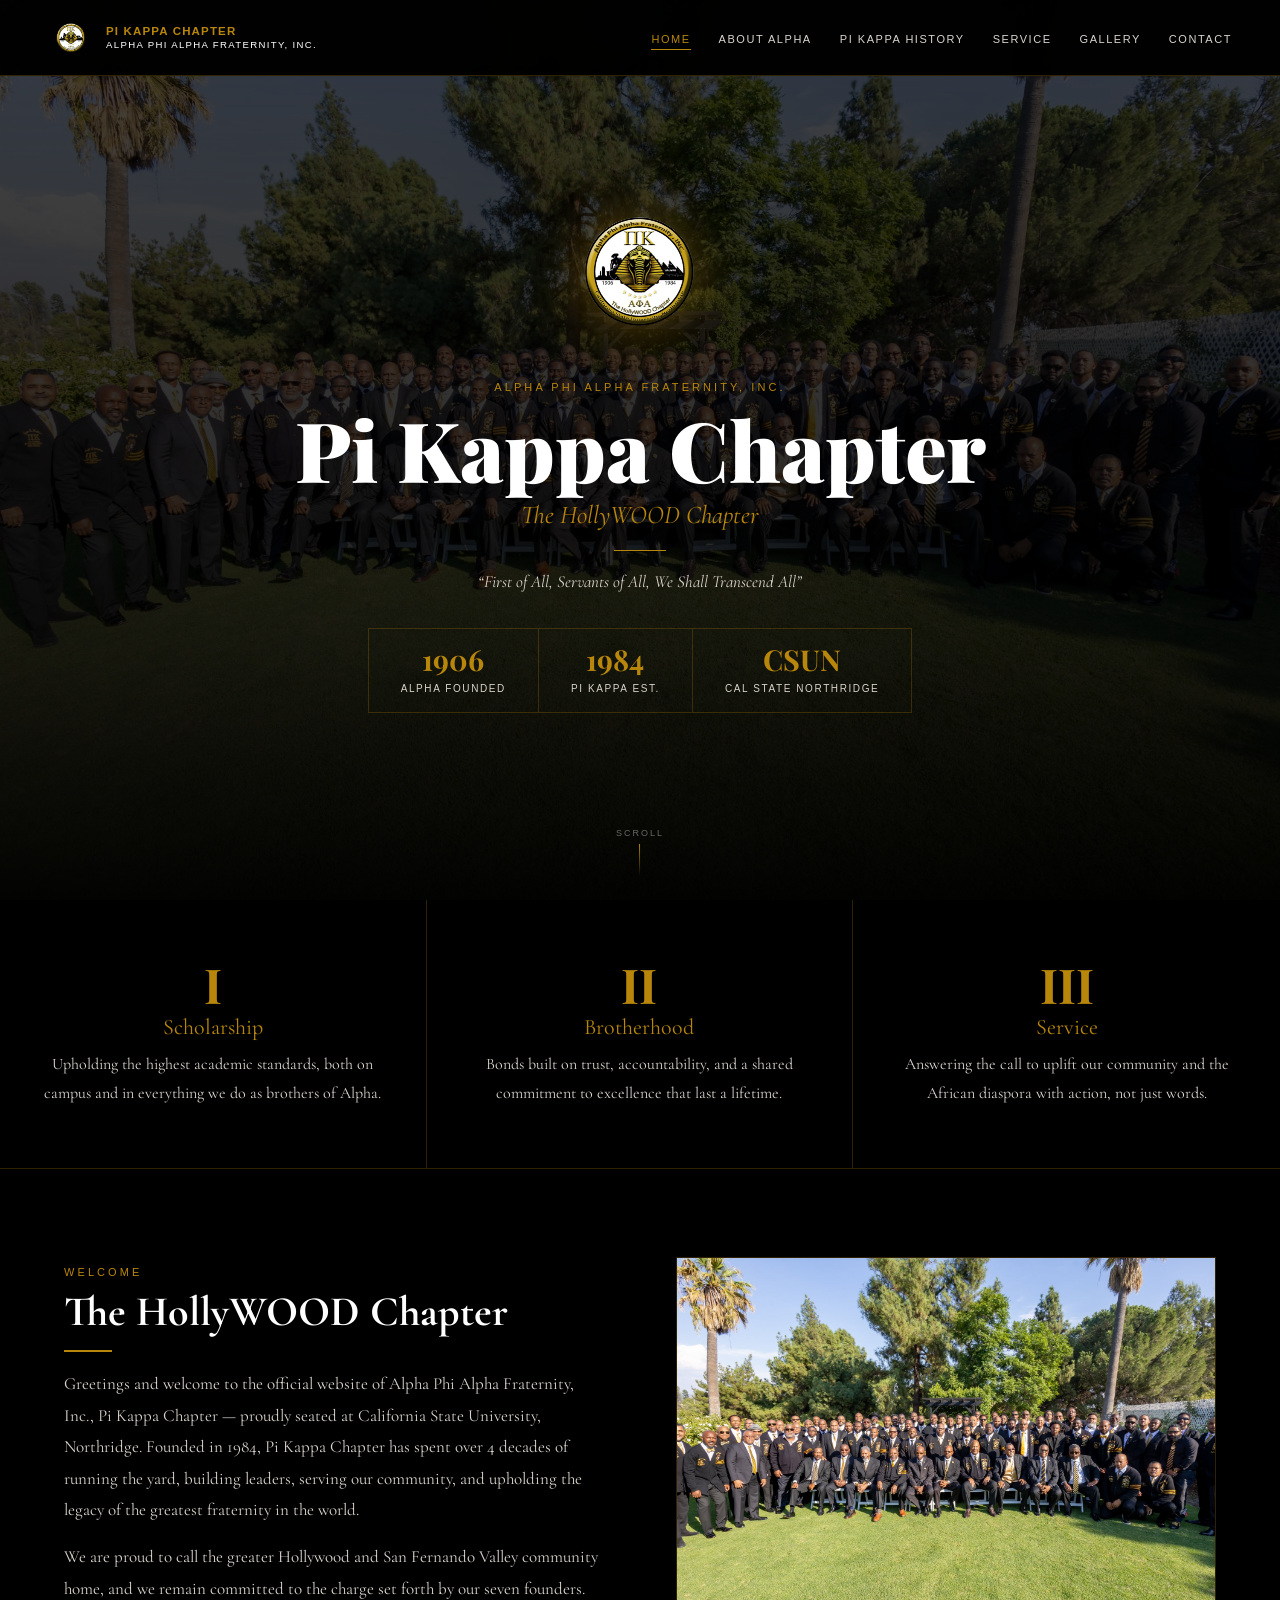
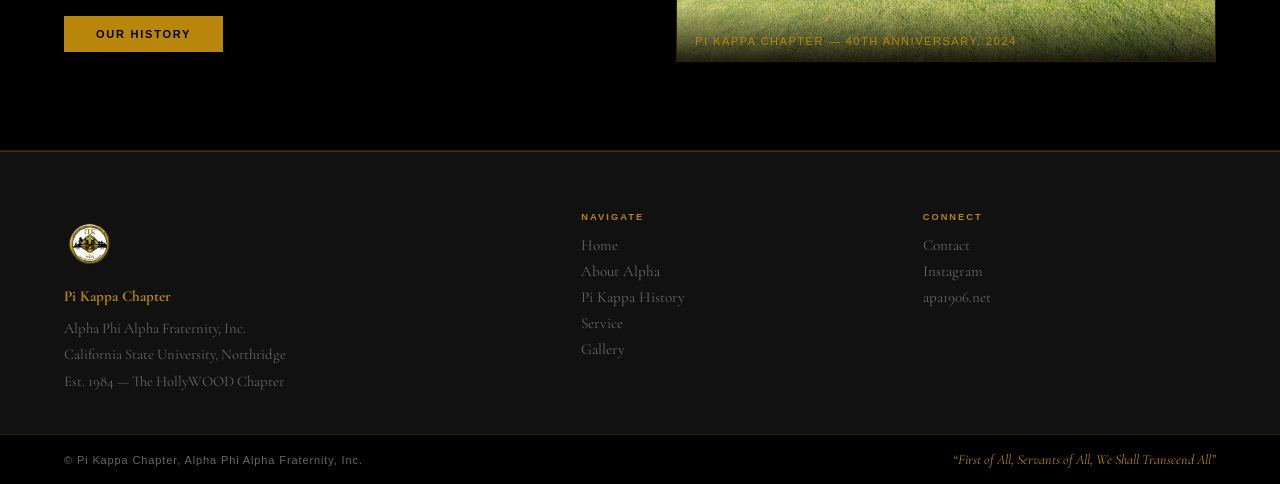
<file: index.html>
<!DOCTYPE html>
<html lang="en">
<head>
<meta charset="UTF-8">
<link rel="icon" href="assets/logo.png" type="image/png">
<meta name="viewport" content="width=device-width, initial-scale=1.0">
<title>Pi Kappa Chapter | Alpha Phi Alpha Fraternity, Inc.</title>
<meta name="description" content="Pi Kappa Chapter of Alpha Phi Alpha Fraternity, Inc., established in 1984 at Cal State Northridge. The HollyWOOD Chapter — over 4 decades of running the yard!">
<link rel="canonical" href="https://pikappa1984.online/">
<meta property="og:type" content="website">
<meta property="og:url" content="https://pikappa1984.online/">
<meta property="og:site_name" content="Pi Kappa Chapter | Alpha Phi Alpha">
<meta property="og:title" content="Pi Kappa Chapter | Alpha Phi Alpha Fraternity, Inc.">
<meta property="og:description" content="Pi Kappa Chapter of Alpha Phi Alpha Fraternity, Inc., established in 1984 at Cal State Northridge. The HollyWOOD Chapter — over 4 decades of running the yard!">
<meta property="og:image" content="https://pikappa1984.online/assets/anniversary.jpg">
<meta name="twitter:card" content="summary_large_image">
<meta name="twitter:title" content="Pi Kappa Chapter | Alpha Phi Alpha Fraternity, Inc.">
<meta name="twitter:description" content="Pi Kappa Chapter of Alpha Phi Alpha Fraternity, Inc., established in 1984 at Cal State Northridge. The HollyWOOD Chapter — over 4 decades of running the yard!">
<meta name="twitter:image" content="https://pikappa1984.online/assets/anniversary.jpg">
<script type="application/ld+json">
{
  "@context": "https://schema.org",
  "@graph": [
    {
      "@type": "Organization",
      "@id": "https://pikappa1984.online/#organization",
      "name": "Pi Kappa Chapter — Alpha Phi Alpha Fraternity, Inc.",
      "alternateName": "The HollyWOOD Chapter",
      "url": "https://pikappa1984.online/",
      "logo": "https://pikappa1984.online/assets/logo.png",
      "foundingDate": "1984",
      "description": "Pi Kappa Chapter of Alpha Phi Alpha Fraternity, Inc., established in 1984 at Cal State Northridge.",
      "address": {
        "@type": "PostalAddress",
        "addressLocality": "Northridge",
        "addressRegion": "CA",
        "addressCountry": "US"
      },
      "parentOrganization": {
        "@type": "Organization",
        "name": "Alpha Phi Alpha Fraternity, Inc.",
        "url": "https://www.alpha-phi-alpha.com/"
      }
    },
    {
      "@type": "WebSite",
      "@id": "https://pikappa1984.online/#website",
      "url": "https://pikappa1984.online/",
      "name": "Pi Kappa Chapter | Alpha Phi Alpha",
      "publisher": { "@id": "https://pikappa1984.online/#organization" }
    }
  ]
}
</script>
<link href="https://fonts.googleapis.com/css2?family=Cormorant+Garamond:ital,wght@0,400;0,600;0,700;1,400&family=Playfair+Display:wght@700;900&display=swap" rel="stylesheet">
<link rel="stylesheet" href="assets/style.css">
<style>
/* HOME SPECIFIC */
.hero {
  position:relative; height:100vh; min-height:560px;
  display:flex; align-items:center; justify-content:center; overflow:hidden;
}
.hero-bg {
  position:absolute; inset:0;
  background:url('assets/anniversary.jpg') center 20%/cover no-repeat;
  filter:brightness(0.32);
}
.hero-overlay {
  position:absolute; inset:0;
  background:linear-gradient(to bottom,rgba(0,0,0,0.1) 0%,rgba(0,0,0,0.45) 55%,rgba(0,0,0,0.95) 100%);
}
.hero-content {
  position:relative; text-align:center;
  max-width:860px; padding:0 clamp(16px,4vw,40px);
  animation:fadeUp 1s ease both;
}
.hero-logo { width:clamp(90px,15vw,136px); object-fit:contain; margin:0 auto 24px; display:block; filter:drop-shadow(0 4px 32px rgba(184,134,11,0.55)); animation:fadeUp 1s 0.1s ease both; }
.hero-eyebrow { font-size:clamp(9px,2vw,11px); letter-spacing:0.28em; text-transform:uppercase; color:var(--gold); margin-bottom:12px; animation:fadeUp 1s 0.2s ease both; }
.hero-title { font-family:"Playfair Display",serif; font-size:clamp(2.6rem,8vw,5.2rem); font-weight:900; line-height:1.05; margin-bottom:6px; animation:fadeUp 1s 0.3s ease both; }
.hero-sub { font-family:"Cormorant Garamond",serif; font-size:clamp(1rem,3vw,1.6rem); font-style:italic; color:var(--gold); margin-bottom:20px; animation:fadeUp 1s 0.35s ease both; }
.hero-divider { width:52px; height:1px; background:var(--gold); margin:0 auto 20px; animation:fadeUp 1s 0.4s ease both; }
.hero-motto { font-family:"Cormorant Garamond",serif; font-style:italic; font-size:clamp(13px,2.5vw,17px); color:var(--sand); margin-bottom:36px; animation:fadeUp 1s 0.45s ease both; }
.hero-stats { display:inline-flex; border:1px solid var(--border); animation:fadeUp 1s 0.5s ease both; }
.hero-stat { padding:clamp(10px,2vw,16px) clamp(18px,4vw,32px); border-right:1px solid var(--border); text-align:center; }
.hero-stat:last-child { border-right:none; }
.hero-stat-num { font-family:"Playfair Display",serif; font-size:clamp(1.4rem,4vw,1.8rem); font-weight:700; color:var(--gold); display:block; line-height:1; margin-bottom:4px; }
.hero-stat-label { font-size:clamp(8px,1.6vw,10px); letter-spacing:0.16em; text-transform:uppercase; color:var(--sand); }
.scroll-cue { position:absolute; bottom:24px; left:50%; transform:translateX(-50%); display:flex; flex-direction:column; align-items:center; gap:6px; }
.scroll-cue span { font-size:9px; letter-spacing:0.22em; text-transform:uppercase; color:var(--gray); }
.scroll-line { width:1px; height:32px; background:linear-gradient(to bottom,var(--gold),transparent); animation:sp 1.8s infinite; }
@keyframes sp { 0%{opacity:1;transform:scaleY(1);transform-origin:top} 100%{opacity:0;transform:scaleY(0);transform-origin:top} }

/* PILLARS */
.pillars { display:grid; grid-template-columns:repeat(3,1fr); border-bottom:1px solid var(--border); }
@media(max-width:600px){ .pillars{grid-template-columns:1fr;} }
.pillar { padding:clamp(36px,6vw,60px) clamp(24px,4vw,44px); border-right:1px solid var(--border); text-align:center; position:relative; overflow:hidden; transition:background 0.3s; }
.pillar:last-child { border-right:none; }
.pillar::after { content:""; position:absolute; bottom:0;left:0;right:0; height:2px; background:var(--gold); transform:scaleX(0); transition:transform 0.3s; }
.pillar:hover::after { transform:scaleX(1); }
.pillar:hover { background:rgba(184,134,11,0.04); }
.pillar-roman { font-family:"Playfair Display",serif; font-size:clamp(2rem,5vw,3rem); font-weight:700; color:var(--gold); line-height:1; margin-bottom:6px; }
.pillar-title { font-family:"Cormorant Garamond",serif; font-size:clamp(16px,3vw,22px); color:var(--gold); margin-bottom:10px; }
.pillar-text { font-family:"Cormorant Garamond",serif; font-size:clamp(14px,2.5vw,16px); color:var(--sand); line-height:1.8; }

/* WELCOME */
.welcome { padding:clamp(48px,8vw,88px) clamp(16px,5vw,80px); display:grid; grid-template-columns:1fr 1fr; gap:clamp(32px,6vw,72px); align-items:center; border-bottom:1px solid var(--border); }
@media(max-width:700px){ .welcome{grid-template-columns:1fr;} }
.welcome-text .section-title { margin-bottom:8px; }
.welcome-text .body-text { margin-top:16px; margin-bottom:12px; }
.photo-frame { position:relative; width:100%; aspect-ratio:4/3; overflow:hidden; border:1px solid var(--border); }
.photo-frame img { width:100%; height:100%; object-fit:cover; object-position:center 20%; }
.photo-caption { position:absolute; bottom:0;left:0;right:0; background:linear-gradient(transparent,rgba(0,0,0,0.82)); padding:28px 18px 14px; font-size:clamp(9px,1.8vw,11px); letter-spacing:0.14em; text-transform:uppercase; color:var(--gold); }
</style>
</head>
<body>
<div id="nav-inject"></div>

<section class="hero">
  <div class="hero-bg"></div>
  <div class="hero-overlay"></div>
  <div class="hero-content">
    <img class="hero-logo" src="assets/logo.png" alt="Pi Kappa Chapter Logo">
    <p class="hero-eyebrow">Alpha Phi Alpha Fraternity, Inc.</p>
    <h1 class="hero-title">Pi Kappa Chapter</h1>
    <p class="hero-sub">The HollyWOOD Chapter</p>
    <div class="hero-divider"></div>
    <p class="hero-motto">&ldquo;First of All, Servants of All, We Shall Transcend All&rdquo;</p>
    <div class="hero-stats">
      <div class="hero-stat"><span class="hero-stat-num">1906</span><span class="hero-stat-label">Alpha Founded</span></div>
      <div class="hero-stat"><span class="hero-stat-num">1984</span><span class="hero-stat-label">Pi Kappa Est.</span></div>
      <div class="hero-stat"><span class="hero-stat-num">CSUN</span><span class="hero-stat-label">Cal State Northridge</span></div>
    </div>
  </div>
  <div class="scroll-cue"><span>Scroll</span><div class="scroll-line"></div></div>
</section>

<section class="pillars">
  <div class="pillar"><div class="pillar-roman">I</div><div class="pillar-title">Scholarship</div><p class="pillar-text">Upholding the highest academic standards, both on campus and in everything we do as brothers of Alpha.</p></div>
  <div class="pillar"><div class="pillar-roman">II</div><div class="pillar-title">Brotherhood</div><p class="pillar-text">Bonds built on trust, accountability, and a shared commitment to excellence that last a lifetime.</p></div>
  <div class="pillar"><div class="pillar-roman">III</div><div class="pillar-title">Service</div><p class="pillar-text">Answering the call to uplift our community and the African diaspora with action, not just words.</p></div>
</section>

<section class="welcome">
  <div class="welcome-text">
    <span class="eyebrow">Welcome</span>
    <h2 class="section-title">The HollyWOOD Chapter</h2>
    <div class="gold-bar"></div>
    <p class="body-text">Greetings and welcome to the official website of Alpha Phi Alpha Fraternity, Inc., Pi Kappa Chapter &mdash; proudly seated at California State University, Northridge. Founded in 1984, Pi Kappa Chapter has spent over 4 decades of running the yard, building leaders, serving our community, and upholding the legacy of the greatest fraternity in the world.</p>
    <p class="body-text">We are proud to call the greater Hollywood and San Fernando Valley community home, and we remain committed to the charge set forth by our seven founders.</p>
    <a class="btn-gold" href="chapter.html">Our History</a>
  </div>
  <div class="photo-frame">
    <img src="assets/anniversary.jpg" alt="Pi Kappa Chapter 40th Anniversary">
    <div class="photo-caption">Pi Kappa Chapter &mdash; 40th Anniversary, 2024</div>
  </div>
</section>

<div id="footer-inject"></div>

<script src="assets/components.js"></script>
<script>
  document.getElementById('nav-inject').innerHTML = getNav('index.html');
  document.getElementById('footer-inject').innerHTML = getFooter();
  // Mobile nav
  document.getElementById('nav-toggle').addEventListener('click', () => {
    document.getElementById('nav-mobile').classList.toggle('open');
  });
</script>
</body>
</html>
</file>
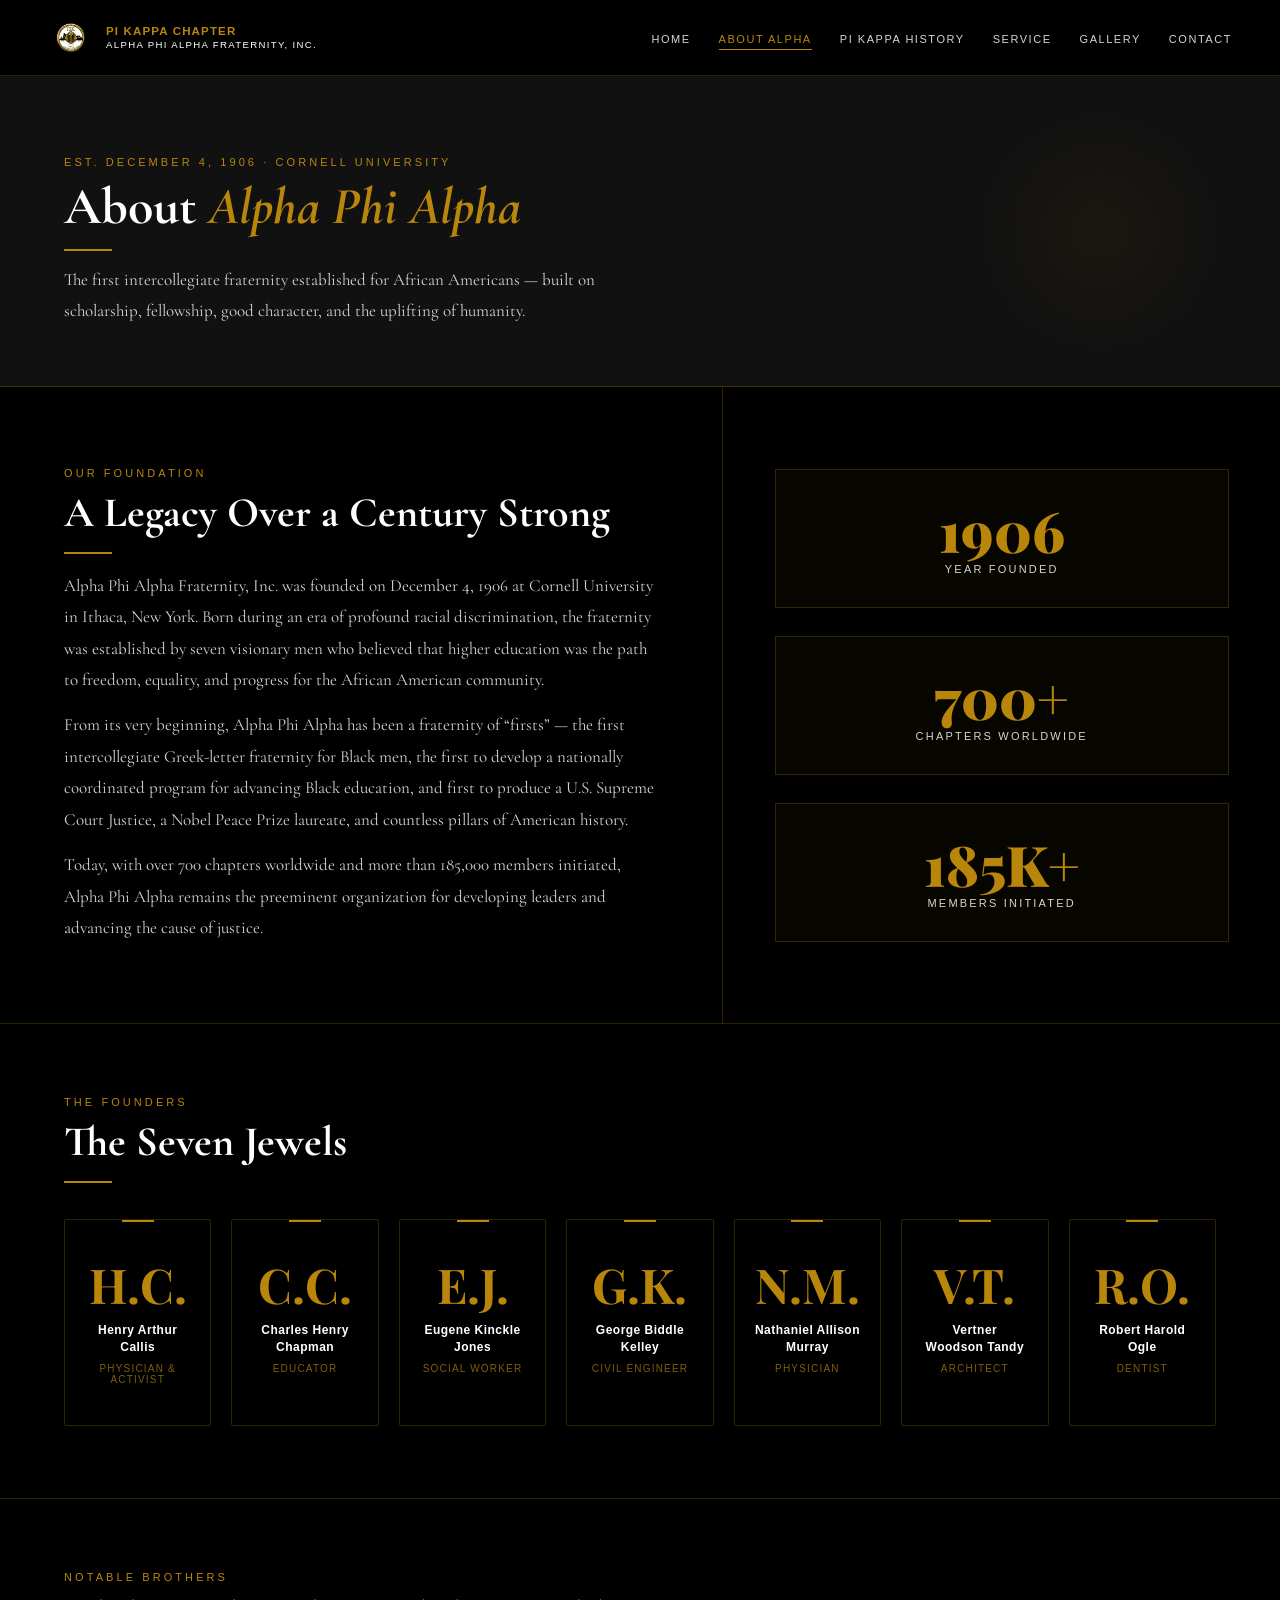
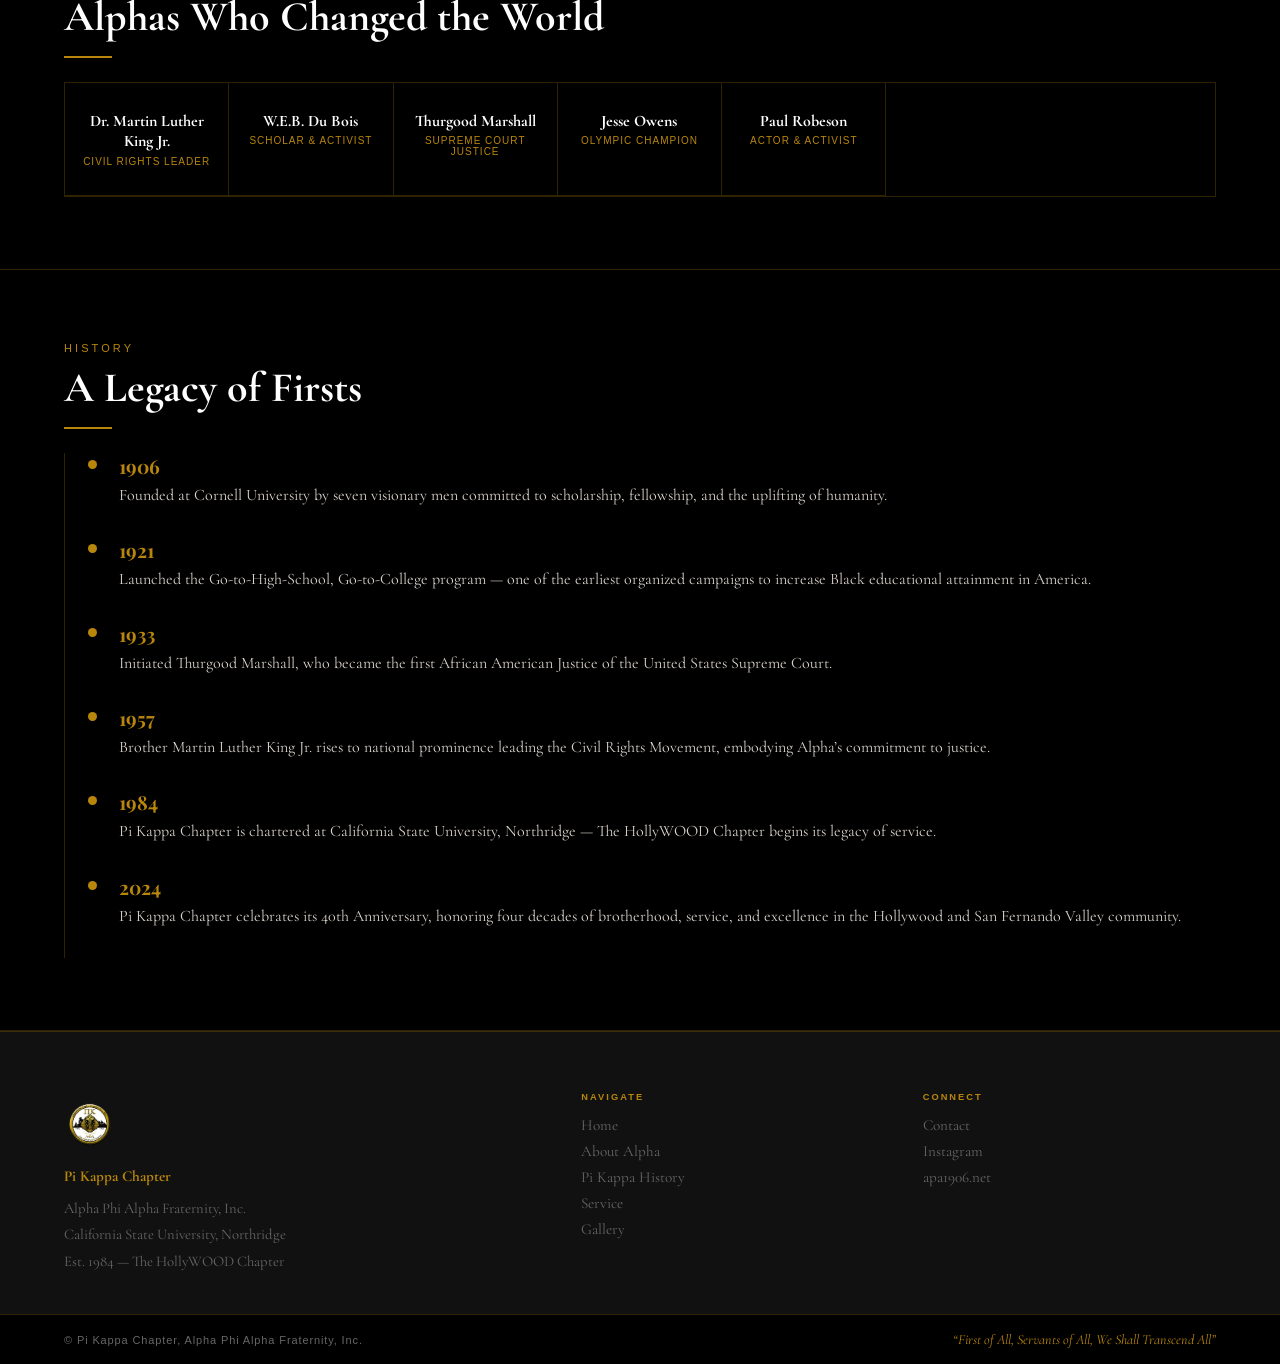
<file: about.html>
<!DOCTYPE html>
<html lang="en">
<head>
<meta charset="UTF-8">
<link rel="icon" href="assets/logo.png" type="image/png">
<meta name="viewport" content="width=device-width, initial-scale=1.0">
<title>About Alpha Phi Alpha | Pi Kappa Chapter</title>
<meta name="description" content="Learn about Alpha Phi Alpha Fraternity, Inc. — founded in 1906 at Cornell University. Discover the Seven Jewels, notable brothers, and the legacy that shaped Pi Kappa Chapter.">
<link rel="canonical" href="https://pikappa1984.online/about.html">
<meta property="og:type" content="website">
<meta property="og:url" content="https://pikappa1984.online/about.html">
<meta property="og:site_name" content="Pi Kappa Chapter | Alpha Phi Alpha">
<meta property="og:title" content="About Alpha Phi Alpha | Pi Kappa Chapter">
<meta property="og:description" content="Learn about Alpha Phi Alpha Fraternity, Inc. — founded in 1906 at Cornell University. Discover the Seven Jewels, notable brothers, and the legacy that shaped Pi Kappa Chapter.">
<meta property="og:image" content="https://pikappa1984.online/assets/anniversary.jpg">
<meta name="twitter:card" content="summary_large_image">
<meta name="twitter:title" content="About Alpha Phi Alpha | Pi Kappa Chapter">
<meta name="twitter:description" content="Learn about Alpha Phi Alpha Fraternity, Inc. — founded in 1906 at Cornell University. Discover the Seven Jewels, notable brothers, and the legacy that shaped Pi Kappa Chapter.">
<meta name="twitter:image" content="https://pikappa1984.online/assets/anniversary.jpg">
<script type="application/ld+json">
{
  "@context": "https://schema.org",
  "@type": "WebPage",
  "url": "https://pikappa1984.online/about.html",
  "name": "About Alpha Phi Alpha | Pi Kappa Chapter",
  "description": "Learn about Alpha Phi Alpha Fraternity, Inc. — founded in 1906 at Cornell University. Discover the Seven Jewels, notable brothers, and the legacy that shaped Pi Kappa Chapter.",
  "isPartOf": { "@id": "https://pikappa1984.online/#website" }
}
</script>
<link href="https://fonts.googleapis.com/css2?family=Cormorant+Garamond:ital,wght@0,400;0,600;0,700;1,400&family=Playfair+Display:wght@700;900&display=swap" rel="stylesheet">
<link rel="stylesheet" href="assets/style.css">
<style>
.about-grid { display:grid; grid-template-columns:1.3fr 1fr; border-bottom:1px solid var(--border); }
@media(max-width:700px){ .about-grid{grid-template-columns:1fr;} }
.about-text { padding:clamp(40px,7vw,80px) clamp(16px,5vw,80px); border-right:1px solid var(--border); }
@media(max-width:700px){ .about-text{border-right:none;border-bottom:1px solid var(--border);} }
.about-right { padding:clamp(40px,6vw,72px) clamp(16px,4vw,56px); display:flex; flex-direction:column; justify-content:center; gap:clamp(16px,3vw,28px); }
.founding-stat { text-align:center; padding:clamp(20px,4vw,32px); border:1px solid var(--border); background:rgba(184,134,11,0.04); }
.founding-year { font-family:"Playfair Display",serif; font-size:clamp(2.4rem,6vw,3.5rem); font-weight:900; color:var(--gold); line-height:1; }
.founding-label { font-size:clamp(9px,1.8vw,11px); letter-spacing:0.2em; text-transform:uppercase; color:var(--sand); margin-top:5px; }

.sec { padding:clamp(40px,7vw,72px) clamp(16px,5vw,80px); border-bottom:1px solid var(--border); }
.jewels-grid {
  display: grid;
  grid-template-columns: repeat(7, 1fr);
  gap: 20px;
  margin-top: 36px;
}
.jewel-card {
  display: flex;
  flex-direction: column;
  align-items: center;
  text-align: center;
  padding: clamp(24px,4vw,40px) clamp(12px,2vw,20px);
  border: 1px solid var(--border);
  border-radius: 2px;
  transition: background 0.25s, border-color 0.25s, transform 0.25s;
  position: relative;
}
.jewel-card::before {
  content: '';
  position: absolute;
  top: 0; left: 50%;
  transform: translateX(-50%);
  width: 32px; height: 2px;
  background: var(--gold);
}
.jewel-card:hover {
  background: rgba(184,134,11,0.06);
  border-color: rgba(184,134,11,0.45);
  transform: translateY(-3px);
}
.jewel-initial {
  font-family: "Playfair Display", serif;
  font-size: clamp(2rem,4vw,3rem);
  font-weight: 700;
  color: var(--gold);
  margin-bottom: 14px;
  line-height: 1;
}
.jewel-name {
  font-size: clamp(10px,1.6vw,12px);
  font-weight: 700;
  margin-bottom: 8px;
  line-height: 1.4;
  letter-spacing: 0.04em;
}
.jewel-desc {
  font-size: clamp(9px,1.4vw,10px);
  color: var(--gold);
  letter-spacing: 0.12em;
  text-transform: uppercase;
  opacity: 0.7;
}
@media (max-width: 768px) {
  .jewels-grid { grid-template-columns: repeat(4, 1fr); }
}
@media (max-width: 480px) {
  .jewels-grid { grid-template-columns: repeat(2, 1fr); }
}

.notable-grid { display:grid; grid-template-columns:repeat(auto-fill,minmax(160px,1fr)); border:1px solid var(--border); margin-top:24px; }
.notable-item { padding:clamp(18px,3vw,28px) 16px; text-align:center; border-right:1px solid var(--border); border-bottom:1px solid var(--border); transition:background 0.2s; }
.notable-item:hover { background:rgba(184,134,11,0.06); }
.notable-name { font-family:"Cormorant Garamond",serif; font-size:clamp(13px,2.5vw,16px); font-weight:700; margin-bottom:4px; line-height:1.3; }
.notable-role { font-size:clamp(8px,1.6vw,10px); color:var(--gold); text-transform:uppercase; letter-spacing:0.1em; }

.timeline-items { padding-left:clamp(16px,3vw,28px); border-left:1px solid var(--border); margin-top:24px; }
.t-item { padding-left:clamp(18px,3vw,26px); padding-bottom:28px; position:relative; }
.t-item::before { content:""; position:absolute; left:-5px; top:7px; width:9px; height:9px; background:var(--gold); border-radius:50%; }
.t-year { font-family:"Playfair Display",serif; font-size:clamp(1rem,3vw,1.2rem); font-weight:700; color:var(--gold); margin-bottom:3px; }
.t-text { font-family:"Cormorant Garamond",serif; font-size:clamp(14px,2.5vw,16px); color:var(--sand); line-height:1.7; }
</style>
</head>
<body>
<div id="nav-inject"></div>

<div class="page-header">
  <span class="eyebrow">Est. December 4, 1906 &middot; Cornell University</span>
  <h1>About <em>Alpha Phi Alpha</em></h1>
  <div class="gold-bar"></div>
  <p>The first intercollegiate fraternity established for African Americans &mdash; built on scholarship, fellowship, good character, and the uplifting of humanity.</p>
</div>

<div class="about-grid">
  <div class="about-text">
    <span class="eyebrow">Our Foundation</span>
    <h2 class="section-title">A Legacy Over a Century Strong</h2>
    <div class="gold-bar"></div>
    <p class="body-text" style="margin-top:16px">Alpha Phi Alpha Fraternity, Inc. was founded on December 4, 1906 at Cornell University in Ithaca, New York. Born during an era of profound racial discrimination, the fraternity was established by seven visionary men who believed that higher education was the path to freedom, equality, and progress for the African American community.</p>
    <p class="body-text" style="margin-top:14px">From its very beginning, Alpha Phi Alpha has been a fraternity of &ldquo;firsts&rdquo; &mdash; the first intercollegiate Greek-letter fraternity for Black men, the first to develop a nationally coordinated program for advancing Black education, and first to produce a U.S. Supreme Court Justice, a Nobel Peace Prize laureate, and countless pillars of American history.</p>
    <p class="body-text" style="margin-top:14px">Today, with over 700 chapters worldwide and more than 185,000 members initiated, Alpha Phi Alpha remains the preeminent organization for developing leaders and advancing the cause of justice.</p>
  </div>
  <div class="about-right">
    <div class="founding-stat"><div class="founding-year">1906</div><div class="founding-label">Year Founded</div></div>
    <div class="founding-stat"><div class="founding-year">700+</div><div class="founding-label">Chapters Worldwide</div></div>
    <div class="founding-stat"><div class="founding-year">185K+</div><div class="founding-label">Members Initiated</div></div>
  </div>
</div>

<div class="sec">
  <span class="eyebrow">The Founders</span>
  <h2 class="section-title">The Seven Jewels</h2>
  <div class="gold-bar"></div>
  <div class="jewels-grid">
    <div class="jewel-card"><div class="jewel-initial">H.C.</div><div class="jewel-name">Henry Arthur Callis</div><div class="jewel-desc">Physician &amp; Activist</div></div>
    <div class="jewel-card"><div class="jewel-initial">C.C.</div><div class="jewel-name">Charles Henry Chapman</div><div class="jewel-desc">Educator</div></div>
    <div class="jewel-card"><div class="jewel-initial">E.J.</div><div class="jewel-name">Eugene Kinckle Jones</div><div class="jewel-desc">Social Worker</div></div>
    <div class="jewel-card"><div class="jewel-initial">G.K.</div><div class="jewel-name">George Biddle Kelley</div><div class="jewel-desc">Civil Engineer</div></div>
    <div class="jewel-card"><div class="jewel-initial">N.M.</div><div class="jewel-name">Nathaniel Allison Murray</div><div class="jewel-desc">Physician</div></div>
    <div class="jewel-card"><div class="jewel-initial">V.T.</div><div class="jewel-name">Vertner Woodson Tandy</div><div class="jewel-desc">Architect</div></div>
    <div class="jewel-card"><div class="jewel-initial">R.O.</div><div class="jewel-name">Robert Harold Ogle</div><div class="jewel-desc">Dentist</div></div>
  </div>
</div>

<div class="sec">
  <span class="eyebrow">Notable Brothers</span>
  <h2 class="section-title">Alphas Who Changed the World</h2>
  <div class="gold-bar"></div>
  <div class="notable-grid">
    <div class="notable-item"><div class="notable-name">Dr. Martin Luther King Jr.</div><div class="notable-role">Civil Rights Leader</div></div>
    <div class="notable-item"><div class="notable-name">W.E.B. Du Bois</div><div class="notable-role">Scholar &amp; Activist</div></div>
    <div class="notable-item"><div class="notable-name">Thurgood Marshall</div><div class="notable-role">Supreme Court Justice</div></div>
    <div class="notable-item"><div class="notable-name">Jesse Owens</div><div class="notable-role">Olympic Champion</div></div>
    <div class="notable-item"><div class="notable-name">Paul Robeson</div><div class="notable-role">Actor &amp; Activist</div></div>
  </div>
</div>

<div class="sec">
  <span class="eyebrow">History</span>
  <h2 class="section-title">A Legacy of Firsts</h2>
  <div class="gold-bar"></div>
  <div class="timeline-items">
    <div class="t-item"><div class="t-year">1906</div><p class="t-text">Founded at Cornell University by seven visionary men committed to scholarship, fellowship, and the uplifting of humanity.</p></div>
    <div class="t-item"><div class="t-year">1921</div><p class="t-text">Launched the Go-to-High-School, Go-to-College program &mdash; one of the earliest organized campaigns to increase Black educational attainment in America.</p></div>
    <div class="t-item"><div class="t-year">1933</div><p class="t-text">Initiated Thurgood Marshall, who became the first African American Justice of the United States Supreme Court.</p></div>
    <div class="t-item"><div class="t-year">1957</div><p class="t-text">Brother Martin Luther King Jr. rises to national prominence leading the Civil Rights Movement, embodying Alpha&rsquo;s commitment to justice.</p></div>
    <div class="t-item"><div class="t-year">1984</div><p class="t-text">Pi Kappa Chapter is chartered at California State University, Northridge &mdash; The HollyWOOD Chapter begins its legacy of service.</p></div>
    <div class="t-item"><div class="t-year">2024</div><p class="t-text">Pi Kappa Chapter celebrates its 40th Anniversary, honoring four decades of brotherhood, service, and excellence in the Hollywood and San Fernando Valley community.</p></div>
  </div>
</div>

<div id="footer-inject"></div>
<script src="assets/components.js"></script>
<script>
  document.getElementById('nav-inject').innerHTML = getNav('about.html');
  document.getElementById('footer-inject').innerHTML = getFooter();
  document.getElementById('nav-toggle').addEventListener('click',()=>document.getElementById('nav-mobile').classList.toggle('open'));
</script>
</body>
</html>
</file>
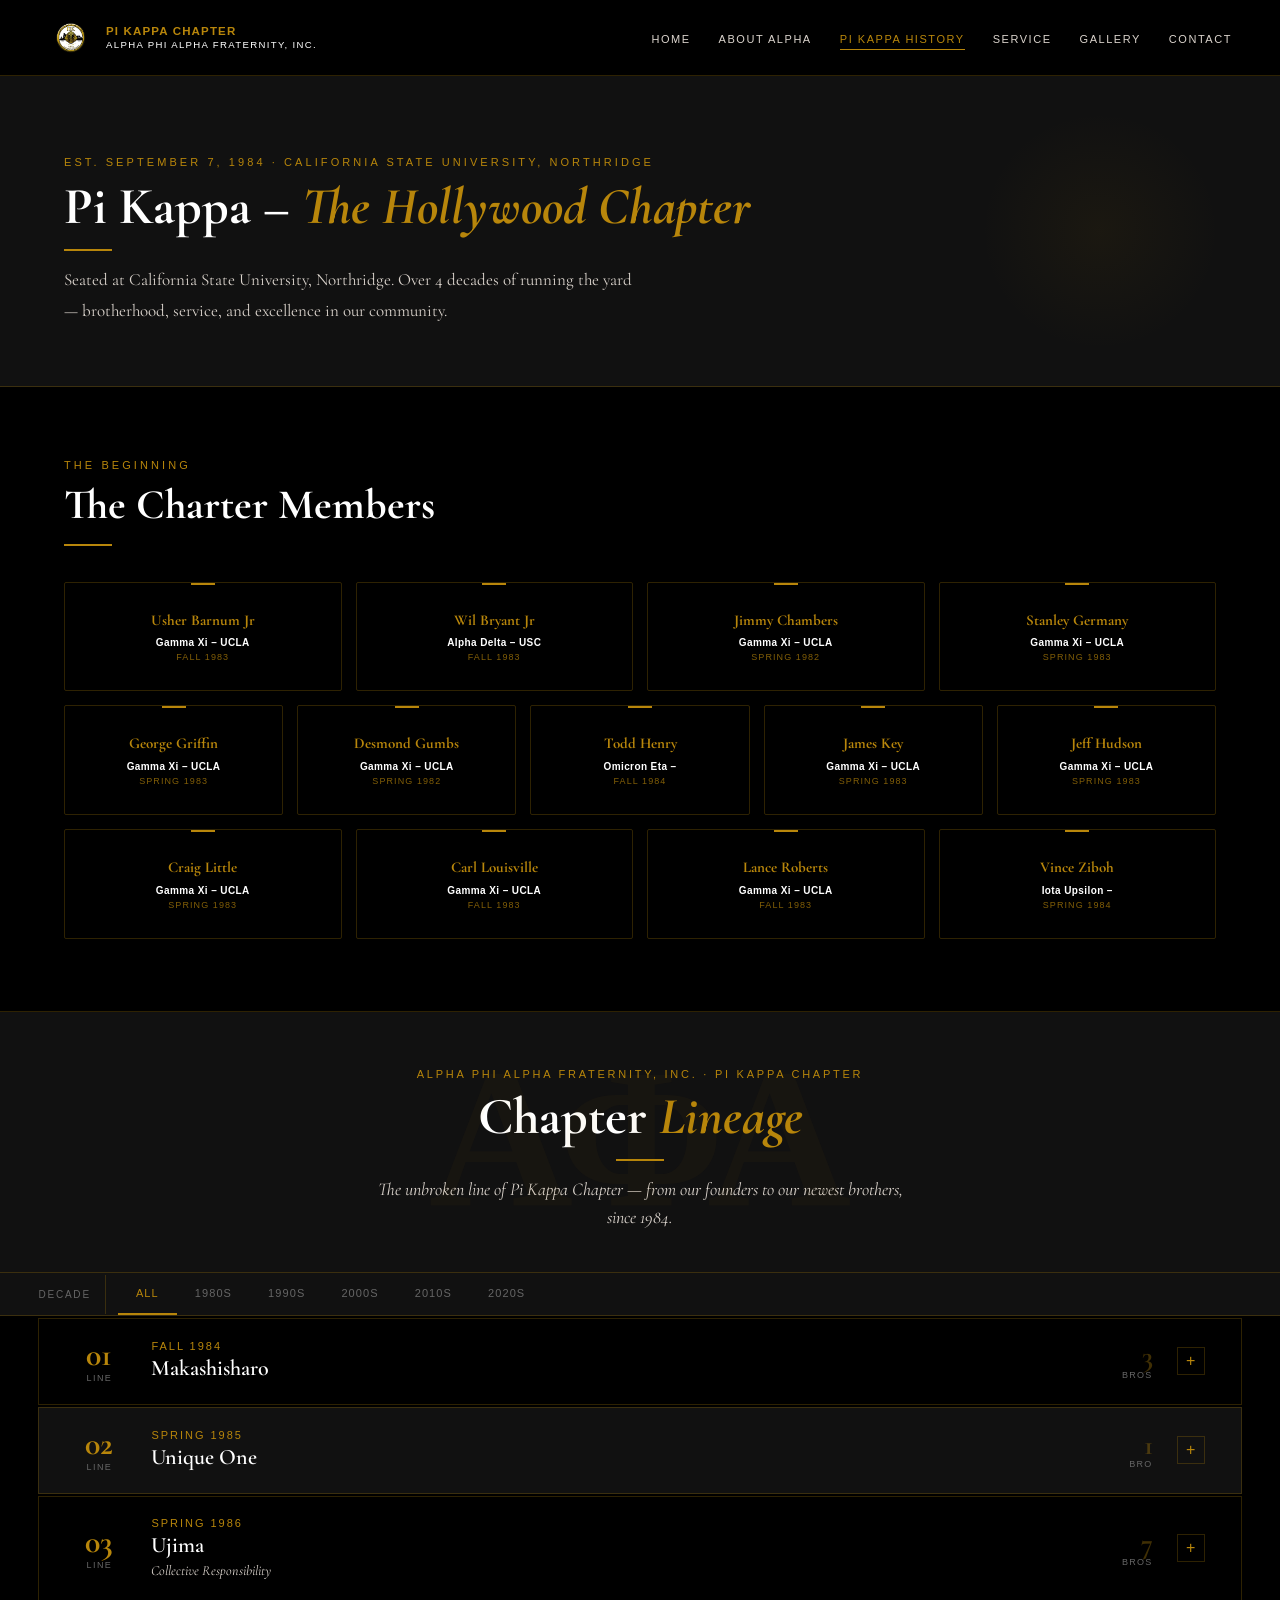
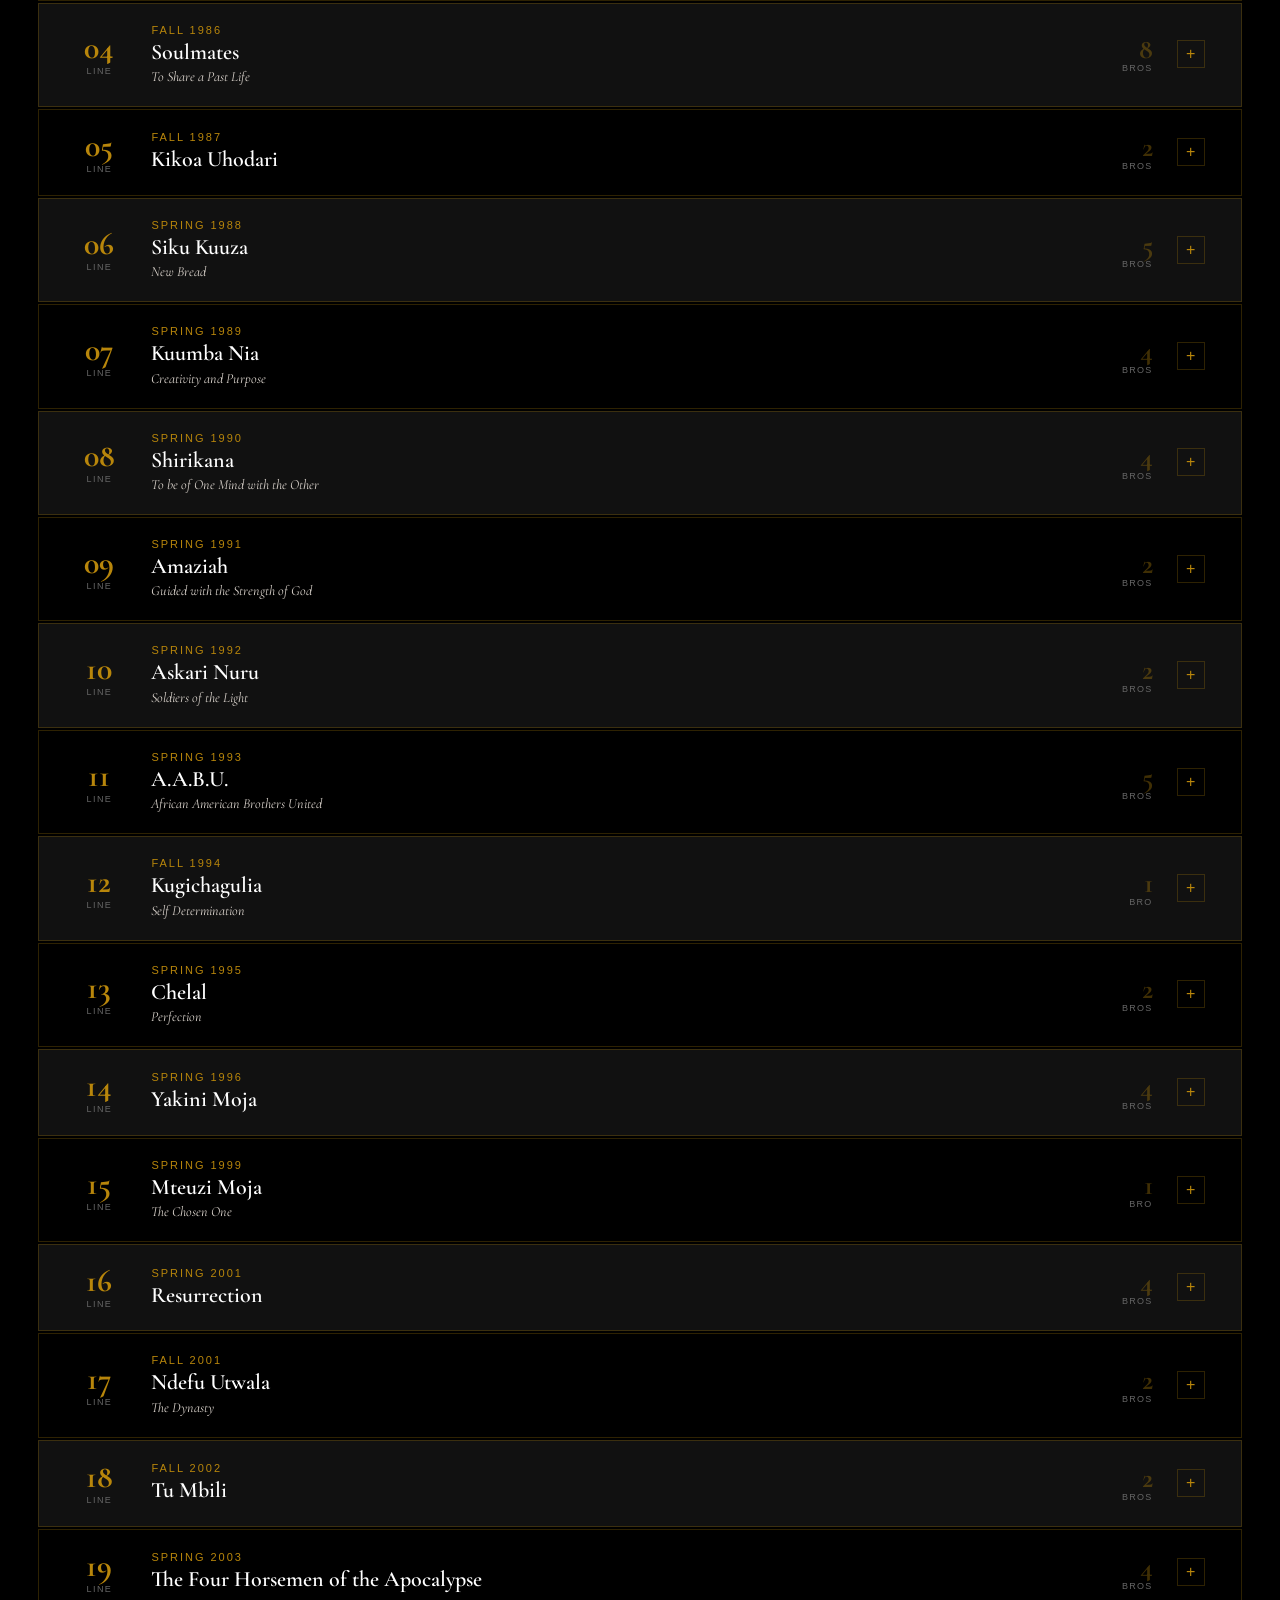
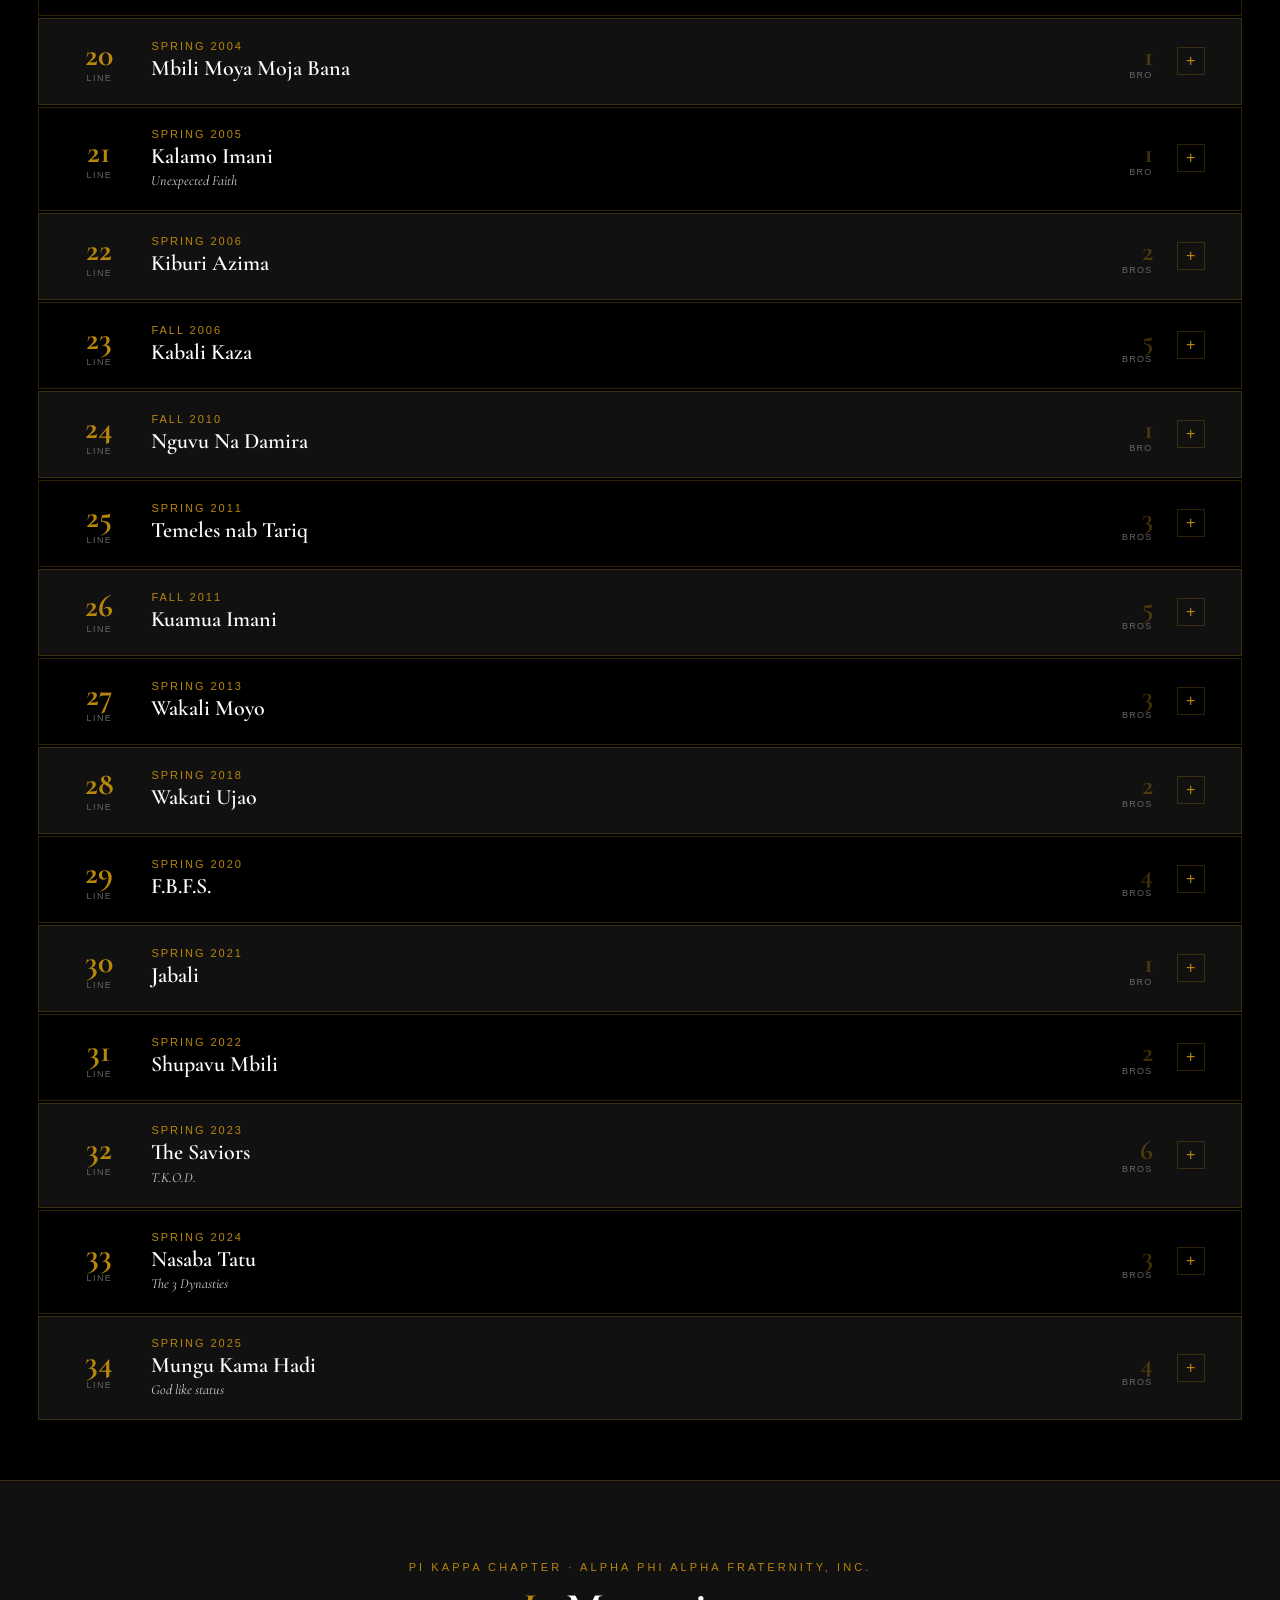
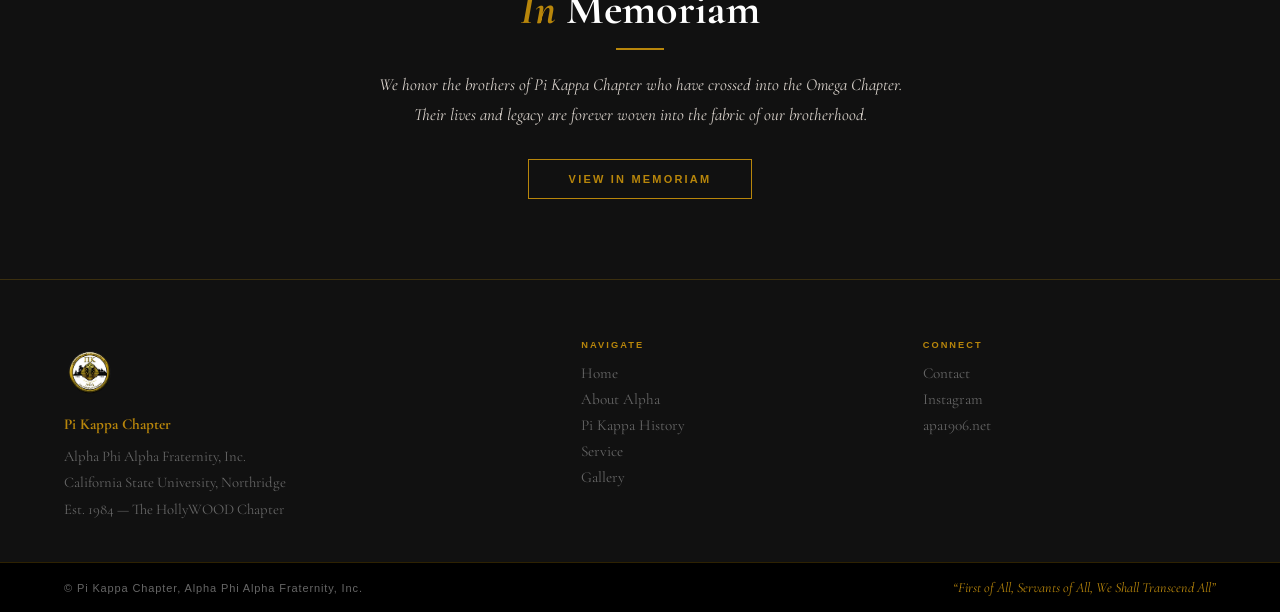
<file: chapter.html>
<!DOCTYPE html>
<html lang="en">
<head>
<meta charset="UTF-8">
<link rel="icon" href="assets/logo.png" type="image/png">
<meta name="viewport" content="width=device-width, initial-scale=1.0">
<title>Pi Kappa History | Pi Kappa Chapter</title>
<meta name="description" content="The history of Pi Kappa Chapter — charter members, chapter lineage, and over 4 decades of running the yard at Cal State Northridge.">
<link rel="canonical" href="https://pikappa1984.online/chapter.html">
<meta property="og:type" content="website">
<meta property="og:url" content="https://pikappa1984.online/chapter.html">
<meta property="og:site_name" content="Pi Kappa Chapter | Alpha Phi Alpha">
<meta property="og:title" content="Pi Kappa History | Pi Kappa Chapter">
<meta property="og:description" content="The history of Pi Kappa Chapter — charter members, chapter lineage, and over 4 decades of running the yard at Cal State Northridge.">
<meta property="og:image" content="https://pikappa1984.online/assets/anniversary.jpg">
<meta name="twitter:card" content="summary_large_image">
<meta name="twitter:title" content="Pi Kappa History | Pi Kappa Chapter">
<meta name="twitter:description" content="The history of Pi Kappa Chapter — charter members, chapter lineage, and over 4 decades of running the yard at Cal State Northridge.">
<meta name="twitter:image" content="https://pikappa1984.online/assets/anniversary.jpg">
<script type="application/ld+json">
{
  "@context": "https://schema.org",
  "@type": "WebPage",
  "url": "https://pikappa1984.online/chapter.html",
  "name": "Pi Kappa History | Pi Kappa Chapter",
  "description": "The history of Pi Kappa Chapter — charter members, chapter lineage, and over over 4 decades of running the yard at Cal State Northridge.",
  "isPartOf": { "@id": "https://pikappa1984.online/#website" }
}
</script>
<link href="https://fonts.googleapis.com/css2?family=Cormorant+Garamond:ital,wght@0,400;0,600;0,700;1,400;1,600&family=Playfair+Display:wght@700;900&display=swap" rel="stylesheet">
<link rel="stylesheet" href="assets/style.css">
<style>
/* CHARTER MEMBERS */
.charter-sec {
  padding: clamp(40px,7vw,72px) clamp(16px,5vw,80px);
  border-bottom: 1px solid var(--border);
}

.charter-grid {
  display: flex;
  flex-direction: column;
  gap: 14px;
  margin-top: 36px;
}

.charter-row {
  display: flex;
  gap: 14px;
  justify-content: center;
}

.charter-card {
  flex: 1;
  display: flex;
  flex-direction: column;
  align-items: center;
  text-align: center;
  padding: clamp(16px,2.5vw,28px) clamp(10px,1.5vw,16px);
  border: 1px solid var(--border);
  border-radius: 2px;
  position: relative;
  transition: background 0.25s, border-color 0.25s, transform 0.25s;
}

.charter-card::before {
  content: '';
  position: absolute;
  top: 0; left: 50%;
  transform: translateX(-50%);
  width: 24px; height: 2px;
  background: var(--gold);
}

.charter-card:hover {
  background: rgba(184,134,11,0.06);
  border-color: rgba(184,134,11,0.45);
  transform: translateY(-3px);
}

.charter-name {
  font-family: "Cormorant Garamond", serif;
  font-size: clamp(13px,1.8vw,15px);
  font-weight: 700;
  color: var(--gold);
  line-height: 1.25;
  margin-bottom: 8px;
}

.charter-chapter {
  font-size: clamp(8px,1.2vw,10px);
  font-weight: 700;
  color: var(--white);
  letter-spacing: 0.04em;
  margin-bottom: 4px;
}

.charter-season {
  font-size: clamp(8px,1.1vw,9px);
  color: var(--gold);
  letter-spacing: 0.12em;
  text-transform: uppercase;
  opacity: 0.7;
}

@media (max-width: 640px) {
  .charter-row { flex-wrap: wrap; }
  .charter-card { flex: 1 1 calc(50% - 14px); }
}

/* LINEAGE SECTION */
.lineage-header {
  text-align: center;
  padding: clamp(32px,6vw,56px) clamp(16px,4vw,40px) clamp(24px,4vw,40px);
  border-bottom: 1px solid var(--border);
  position: relative;
  overflow: hidden;
  background: var(--charcoal);
}

.lineage-header::before {
  content: 'ΑΦΑ';
  position: absolute;
  font-family: 'Cormorant Garamond', serif;
  font-size: clamp(80px,20vw,200px);
  font-weight: 700;
  color: rgba(184,134,11,0.04);
  top: 50%; left: 50%;
  transform: translate(-50%,-50%);
  pointer-events: none;
  white-space: nowrap;
}

.lineage-eyebrow {
  font-size: clamp(9px,2vw,11px);
  letter-spacing: 0.25em;
  text-transform: uppercase;
  color: var(--gold);
  margin-bottom: 10px;
}

.lineage-title {
  font-family: 'Cormorant Garamond', serif;
  font-size: clamp(32px,8vw,52px);
  font-weight: 700;
  color: var(--white);
  line-height: 1.05;
  margin-bottom: 8px;
}

.lineage-title em { color: var(--gold); font-style: italic; }

.lineage-divider {
  width: 48px; height: 2px;
  background: var(--gold);
  margin: 14px auto;
}

.lineage-subtitle {
  font-family: 'Cormorant Garamond', serif;
  font-style: italic;
  font-size: clamp(14px,3.5vw,18px);
  color: var(--sand);
  max-width: 560px;
  margin: 0 auto;
  line-height: 1.6;
  padding: 0 8px;
}

/* FILTER BAR */
.filter-bar {
  display: flex;
  align-items: center;
  padding: 0 clamp(12px,3vw,40px);
  border-bottom: 1px solid var(--border);
  overflow-x: auto;
  background: var(--charcoal);
  -webkit-overflow-scrolling: touch;
  scrollbar-width: none;
}

.filter-bar::-webkit-scrollbar { display: none; }

.filter-label {
  font-size: clamp(9px,2vw,10px);
  letter-spacing: 0.18em;
  text-transform: uppercase;
  color: var(--gray);
  padding: 14px 14px 14px 0;
  white-space: nowrap;
  border-right: 1px solid var(--border);
  margin-right: 12px;
  flex-shrink: 0;
}

.filter-btn {
  padding: 14px clamp(10px,2.5vw,18px);
  font-size: clamp(9px,2.2vw,11px);
  letter-spacing: 0.1em;
  text-transform: uppercase;
  color: var(--gray);
  cursor: pointer;
  border: none;
  border-bottom: 2px solid transparent;
  background: none;
  transition: all 0.2s;
  white-space: nowrap;
  flex-shrink: 0;
  font-family: inherit;
}

.filter-btn:hover, .filter-btn.active {
  color: var(--gold);
  border-bottom-color: var(--gold);
}

/* LINES */
.lines-container {
  padding: 0 clamp(12px,3vw,40px) clamp(32px,6vw,60px);
}

.line-card {
  margin-top: 2px;
  border: 1px solid var(--border);
  transition: border-color 0.3s;
  animation: fadeIn 0.4s ease both;
  width: 100%;
}

@keyframes fadeIn {
  from { opacity:0; transform:translateY(10px); }
  to { opacity:1; transform:translateY(0); }
}

.line-card:nth-child(odd) { background: var(--black); }
.line-card:nth-child(even) { background: var(--charcoal); }
.line-card:hover { border-color: rgba(184,134,11,0.5); }

.line-header {
  display: grid;
  grid-template-columns: 56px 1fr auto 32px;
  align-items: center;
  gap: clamp(12px,3vw,24px);
  padding: clamp(14px,3vw,20px) clamp(14px,3vw,32px);
  border-bottom: 1px solid transparent;
  cursor: pointer;
  transition: background 0.2s;
}

.line-card.open .line-header { border-bottom-color: var(--border); }
.line-header:hover { background: rgba(184,134,11,0.04); }

.line-number-block {
  display: flex;
  flex-direction: column;
  align-items: center;
  flex-shrink: 0;
}

.line-number {
  font-family: 'Cormorant Garamond', serif;
  font-size: clamp(22px,5vw,32px);
  font-weight: 700;
  color: var(--gold);
  line-height: 1;
}

.line-number-label {
  font-size: clamp(8px,1.8vw,9px);
  letter-spacing: 0.16em;
  text-transform: uppercase;
  color: var(--gray);
  margin-top: 2px;
}

.line-info {
  display: flex;
  flex-direction: column;
  gap: 3px;
  min-width: 0;
}

.line-season-year {
  font-size: clamp(9px,2vw,11px);
  letter-spacing: 0.18em;
  text-transform: uppercase;
  color: var(--gold);
}

.line-name {
  font-family: 'Cormorant Garamond', serif;
  font-size: clamp(16px,4vw,22px);
  font-weight: 600;
  color: var(--white);
  line-height: 1.2;
  word-break: break-word;
}

.line-name-sub {
  font-family: 'Cormorant Garamond', serif;
  font-style: italic;
  font-size: clamp(11px,2.5vw,14px);
  color: var(--sand);
}

.line-count-block {
  display: flex;
  flex-direction: column;
  align-items: flex-end;
  flex-shrink: 0;
}

.line-count {
  font-family: 'Cormorant Garamond', serif;
  font-size: clamp(20px,4vw,28px);
  font-weight: 700;
  color: rgba(184,134,11,0.35);
  line-height: 1;
}

.line-count-label {
  font-size: clamp(8px,1.8vw,9px);
  letter-spacing: 0.14em;
  text-transform: uppercase;
  color: var(--gray);
}

.line-toggle {
  width: 28px; height: 28px;
  border: 1px solid var(--border);
  display: flex;
  align-items: center;
  justify-content: center;
  font-size: 16px;
  color: var(--gold);
  flex-shrink: 0;
  transition: transform 0.3s;
}

.line-card.open .line-toggle { transform: rotate(45deg); }

.brothers-list {
  display: none;
  padding: clamp(14px,3vw,24px) clamp(14px,3vw,32px) clamp(18px,4vw,28px);
}

.line-card.open .brothers-list { display: block; }

.brothers-grid {
  display: grid;
  grid-template-columns: repeat(auto-fill, minmax(min(200px,100%), 1fr));
  gap: 1px;
  background: var(--border);
  border: 1px solid var(--border);
}

.brother-item {
  display: flex;
  align-items: center;
  gap: 10px;
  padding: clamp(10px,2vw,13px) clamp(12px,2.5vw,16px);
  background: var(--black);
  transition: background 0.2s;
}

.line-card:nth-child(even) .brother-item { background: var(--charcoal); }
.brother-item:hover { background: rgba(184,134,11,0.07); }

.brother-num {
  font-family: 'Cormorant Garamond', serif;
  font-size: clamp(14px,3vw,16px);
  font-weight: 700;
  color: var(--gold);
  opacity: 0.7;
  min-width: 20px;
  flex-shrink: 0;
}

.brother-name {
  font-size: clamp(12px,3vw,14px);
  color: var(--white);
  font-weight: 400;
  line-height: 1.3;
}

.omega-tag {
  margin-left: auto;
  font-size: clamp(8px,1.8vw,9px);
  letter-spacing: 0.08em;
  text-transform: uppercase;
  color: var(--gold);
  opacity: 0.7;
  border: 1px solid var(--border);
  padding: 2px 6px;
  white-space: nowrap;
  flex-shrink: 0;
}

/* IN MEMORIAM CTA */
.mem-cta {
  text-align: center;
  padding: clamp(48px,8vw,80px) clamp(16px,5vw,80px);
  border-top: 1px solid var(--border);
  background: var(--charcoal);
}

.mem-cta .eyebrow { margin-bottom: 12px; }

.mem-cta-title {
  font-family: "Cormorant Garamond", serif;
  font-size: clamp(28px,6vw,44px);
  font-weight: 700;
  color: var(--white);
  line-height: 1.1;
  margin-bottom: 8px;
}

.mem-cta-title em { color: var(--gold); font-style: italic; }

.mem-cta-divider {
  width: 48px; height: 2px;
  background: var(--gold);
  margin: 14px auto 20px;
}

.mem-cta-text {
  font-family: "Cormorant Garamond", serif;
  font-style: italic;
  font-size: clamp(14px,3vw,17px);
  color: var(--sand);
  max-width: 540px;
  margin: 0 auto 28px;
  line-height: 1.8;
}

.btn-mem {
  display: inline-block;
  padding: 13px 40px;
  border: 1px solid var(--gold);
  color: var(--gold);
  font-size: clamp(9px,2vw,11px);
  font-weight: 700;
  letter-spacing: 0.2em;
  text-transform: uppercase;
  text-decoration: none;
  background: transparent;
  transition: all 0.2s;
}

.btn-mem:hover { background: var(--gold); color: var(--black); }

::-webkit-scrollbar { width: 3px; height: 3px; }
::-webkit-scrollbar-track { background: var(--black); }
::-webkit-scrollbar-thumb { background: var(--gold); }
</style>
</head>
<body>
<div id="nav-inject"></div>

<!-- PAGE HEADER -->
<div class="page-header">
  <span class="eyebrow">Est. September 7, 1984 &middot; California State University, Northridge</span>
  <h1>Pi Kappa &ndash; <em>The Hollywood Chapter</em></h1>
  <div class="gold-bar"></div>
  <p>Seated at California State University, Northridge. Over 4 decades of running the yard &mdash; brotherhood, service, and excellence in our community.</p>
</div>

<!-- CHARTER MEMBERS -->
<div class="charter-sec">
  <span class="eyebrow">The Beginning</span>
  <h2 class="section-title">The Charter Members</h2>
  <div class="gold-bar"></div>
  <div class="charter-grid">
    <!-- Row 1: 4 -->
    <div class="charter-row">
      <div class="charter-card"><div class="charter-name">Usher Barnum Jr</div><div class="charter-chapter">Gamma Xi &ndash; UCLA</div><div class="charter-season">Fall 1983</div></div>
      <div class="charter-card"><div class="charter-name">Wil Bryant Jr</div><div class="charter-chapter">Alpha Delta &ndash; USC</div><div class="charter-season">Fall 1983</div></div>
      <div class="charter-card"><div class="charter-name">Jimmy Chambers</div><div class="charter-chapter">Gamma Xi &ndash; UCLA</div><div class="charter-season">Spring 1982</div></div>
      <div class="charter-card"><div class="charter-name">Stanley Germany</div><div class="charter-chapter">Gamma Xi &ndash; UCLA</div><div class="charter-season">Spring 1983</div></div>
    </div>
    <!-- Row 2: 5 -->
    <div class="charter-row">
      <div class="charter-card"><div class="charter-name">George Griffin</div><div class="charter-chapter">Gamma Xi &ndash; UCLA</div><div class="charter-season">Spring 1983</div></div>
      <div class="charter-card"><div class="charter-name">Desmond Gumbs</div><div class="charter-chapter">Gamma Xi &ndash; UCLA</div><div class="charter-season">Spring 1982</div></div>
      <div class="charter-card"><div class="charter-name">Todd Henry</div><div class="charter-chapter">Omicron Eta &ndash;</div><div class="charter-season">Fall 1984</div></div>
      <div class="charter-card"><div class="charter-name">James Key</div><div class="charter-chapter">Gamma Xi &ndash; UCLA</div><div class="charter-season">Spring 1983</div></div>
      <div class="charter-card"><div class="charter-name">Jeff Hudson</div><div class="charter-chapter">Gamma Xi &ndash; UCLA</div><div class="charter-season">Spring 1983</div></div>
    </div>
    <!-- Row 3: 4 -->
    <div class="charter-row">
      <div class="charter-card"><div class="charter-name">Craig Little</div><div class="charter-chapter">Gamma Xi &ndash; UCLA</div><div class="charter-season">Spring 1983</div></div>
      <div class="charter-card"><div class="charter-name">Carl Louisville</div><div class="charter-chapter">Gamma Xi &ndash; UCLA</div><div class="charter-season">Fall 1983</div></div>
      <div class="charter-card"><div class="charter-name">Lance Roberts</div><div class="charter-chapter">Gamma Xi &ndash; UCLA</div><div class="charter-season">Fall 1983</div></div>
      <div class="charter-card"><div class="charter-name">Vince Ziboh</div><div class="charter-chapter">Iota Upsilon &ndash;</div><div class="charter-season">Spring 1984</div></div>
    </div>
  </div>
</div>

<!-- CHAPTER LINEAGE -->
<div class="lineage-header">
  <p class="lineage-eyebrow">Alpha Phi Alpha Fraternity, Inc. &middot; Pi Kappa Chapter</p>
  <h2 class="lineage-title">Chapter <em>Lineage</em></h2>
  <div class="lineage-divider"></div>
  <p class="lineage-subtitle">The unbroken line of Pi Kappa Chapter &mdash; from our founders to our newest brothers, since 1984.</p>
</div>

<div class="filter-bar">
  <span class="filter-label">Decade</span>
  <button class="filter-btn active" onclick="filterLines('all',this)">All</button>
  <button class="filter-btn" onclick="filterLines('1980s',this)">1980s</button>
  <button class="filter-btn" onclick="filterLines('1990s',this)">1990s</button>
  <button class="filter-btn" onclick="filterLines('2000s',this)">2000s</button>
  <button class="filter-btn" onclick="filterLines('2010s',this)">2010s</button>
  <button class="filter-btn" onclick="filterLines('2020s',this)">2020s</button>
</div>

<div class="lines-container" id="lines-container"></div>

<!-- IN MEMORIAM CTA -->
<div class="mem-cta">
  <p class="eyebrow">Pi Kappa Chapter &middot; Alpha Phi Alpha Fraternity, Inc.</p>
  <h2 class="mem-cta-title"><em>In</em> Memoriam</h2>
  <div class="mem-cta-divider"></div>
  <p class="mem-cta-text">We honor the brothers of Pi Kappa Chapter who have crossed into the Omega Chapter. Their lives and legacy are forever woven into the fabric of our brotherhood.</p>
  <a class="btn-mem" href="memoriam.html">View In Memoriam</a>
</div>

<div id="footer-inject"></div>

<script src="assets/components.js"></script>
<script>
document.getElementById('nav-inject').innerHTML = getNav('chapter.html');
document.getElementById('footer-inject').innerHTML = getFooter();
document.getElementById('nav-toggle').addEventListener('click', () => document.getElementById('nav-mobile').classList.toggle('open'));

const lines = [
  { season:"Fall", year:1984, decade:"1980s", name:"Makashisharo", sub:"",
    brothers:[{num:1,name:"Darius Blackshire"},{num:2,name:"Mike Bowen"},{num:3,name:"Bernard Ervin"}] },
  { season:"Spring", year:1985, decade:"1980s", name:"Unique One", sub:"",
    brothers:[{num:1,name:"Ryan Williams"}] },
  { season:"Spring", year:1986, decade:"1980s", name:"Ujima", sub:"Collective Responsibility",
    brothers:[{num:1,name:"Vernon Jackson"},{num:2,name:"Calvin Brantley",omega:true},{num:3,name:"Brian Granville"},{num:4,name:"Jerry Scurlock"},{num:5,name:"Jimmy Hamilton",omega:true},{num:6,name:"Kenneth Marvin Wynn"},{num:7,name:"Ashley Tucker"}] },
  { season:"Fall", year:1986, decade:"1980s", name:"Soulmates", sub:"To Share a Past Life",
    brothers:[{num:1,name:"Dave Credille"},{num:2,name:"Marvin Tate"},{num:3,name:"James Henry"},{num:4,name:"Eric Brown"},{num:5,name:"Jack Baham"},{num:6,name:"Stephen Johnson"},{num:7,name:"Heath Adams",omega:true},{num:8,name:"Brian Miles"}] },
  { season:"Fall", year:1987, decade:"1980s", name:"Kikoa Uhodari", sub:"",
    brothers:[{num:1,name:"Hillard Smith"},{num:2,name:"Derek Jurand"}] },
  { season:"Spring", year:1988, decade:"1980s", name:"Siku Kuuza", sub:"New Bread",
    brothers:[{num:1,name:"Scott Stewart"},{num:2,name:"Albert Trey Whittaker III"},{num:3,name:"Martin Reed"},{num:4,name:"John Dokes III"},{num:6,name:"Frederick Watts"}] },
  { season:"Spring", year:1989, decade:"1980s", name:"Kuumba Nia", sub:"Creativity and Purpose",
    brothers:[{num:1,name:"Ken Newsome"},{num:2,name:"Amir Akbar Allah"},{num:3,name:"Tyrone Jeffries"},{num:4,name:"Jeffrey Todd Woodard"}] },
  { season:"Spring", year:1990, decade:"1990s", name:"Shirikana", sub:"To be of One Mind with the Other",
    brothers:[{num:1,name:"Baraka McCraw",omega:true},{num:2,name:"Trevon Limbrick"},{num:3,name:"Cortland Jackson"},{num:4,name:"Kenny Bereal"}] },
  { season:"Spring", year:1991, decade:"1990s", name:"Amaziah", sub:"Guided with the Strength of God",
    brothers:[{num:1,name:"Sean Brown"},{num:2,name:"Shalmar Neal"}] },
  { season:"Spring", year:1992, decade:"1990s", name:"Askari Nuru", sub:"Soldiers of the Light",
    brothers:[{num:1,name:"Marcus Legall"},{num:2,name:"Aaron Brumfield"}] },
  { season:"Spring", year:1993, decade:"1990s", name:"A.A.B.U.", sub:"African American Brothers United",
    brothers:[{num:1,name:"Damon Oliver"},{num:2,name:"Mike Lyons"},{num:3,name:"Kevin Jenkins"},{num:5,name:"Derrick Brooks"},{num:6,name:"Chris Moore"}] },
  { season:"Fall", year:1994, decade:"1990s", name:"Kugichagulia", sub:"Self Determination",
    brothers:[{num:1,name:"Vashon Nutt"}] },
  { season:"Spring", year:1995, decade:"1990s", name:"Chelal", sub:"Perfection",
    brothers:[{num:1,name:"Ryan Ballard"},{num:2,name:"Lamonte Amos"}] },
  { season:"Spring", year:1996, decade:"1990s", name:"Yakini Moja", sub:"",
    brothers:[{num:1,name:"Jerry C. Doris"},{num:2,name:"Larry Henderson",omega:true},{num:3,name:"Dave Gandy"},{num:4,name:"Joseph Criner"}] },
  { season:"Spring", year:1999, decade:"1990s", name:"Mteuzi Moja", sub:"The Chosen One",
    brothers:[{num:1,name:"Brian K. Edwards"}] },
  { season:"Spring", year:2001, decade:"2000s", name:"Resurrection", sub:"",
    brothers:[{num:1,name:"Lionel Lawrence"},{num:2,name:"Freddie Williams"},{num:3,name:"Falawn Norwood"},{num:4,name:"Leshaun Bell",omega:true}] },
  { season:"Fall", year:2001, decade:"2000s", name:"Ndefu Utwala", sub:"The Dynasty",
    brothers:[{num:1,name:"Carlden Lainfiesta"},{num:4,name:"Corey Moody"}] },
  { season:"Fall", year:2002, decade:"2000s", name:"Tu Mbili", sub:"",
    brothers:[{num:2,name:"Kevin White"},{num:3,name:"Marcus Wilhite"}] },
  { season:"Spring", year:2003, decade:"2000s", name:"The Four Horsemen of the Apocalypse", sub:"",
    brothers:[{num:1,name:"Ernest Alford"},{num:2,name:"Sean Wilson"},{num:3,name:"Kenneth Jackson"},{num:4,name:"Ade Shabazz"}] },
  { season:"Spring", year:2004, decade:"2000s", name:"Mbili Moya Moja Bana", sub:"",
    brothers:[{num:2,name:"McKay Loving"}] },
  { season:"Spring", year:2005, decade:"2000s", name:"Kalamo Imani", sub:"Unexpected Faith",
    brothers:[{num:1,name:"Tete Bankouadagba"}] },
  { season:"Spring", year:2006, decade:"2000s", name:"Kiburi Azima", sub:"",
    brothers:[{num:1,name:"Chauncey McClain"},{num:2,name:"Frederick Earles"}] },
  { season:"Fall", year:2006, decade:"2000s", name:"Kabali Kaza", sub:"",
    brothers:[{num:2,name:"Michael Allen"},{num:3,name:"James Hermon"},{num:4,name:"Clayton Johnson"},{num:5,name:"Jahmai Webster"},{num:6,name:"Brian Deogratias"}] },
  { season:"Fall", year:2010, decade:"2010s", name:"Nguvu Na Damira", sub:"",
    brothers:[{num:3,name:"Thomas Johnson III"}] },
  { season:"Spring", year:2011, decade:"2010s", name:"Temeles nab Tariq", sub:"",
    brothers:[{num:1,name:"Donovan Hatfield"},{num:2,name:"Senai Andikiel"},{num:3,name:"Byron Thompson"}] },
  { season:"Fall", year:2011, decade:"2010s", name:"Kuamua Imani", sub:"",
    brothers:[{num:1,name:"Alvin Roberts"},{num:2,name:"Edward Hollmon"},{num:3,name:"Jovon Riggins"},{num:4,name:"Felix Umukoro"},{num:5,name:"Troy Alexander"}] },
  { season:"Spring", year:2013, decade:"2010s", name:"Wakali Moyo", sub:"",
    brothers:[{num:1,name:"Dawaun Lucas"},{num:2,name:"Tawaun Lucas"},{num:3,name:"Kingsley Okon"}] },
  { season:"Spring", year:2018, decade:"2010s", name:"Wakati Ujao", sub:"",
    brothers:[{num:1,name:"Deven Clare"},{num:2,name:"Kenneth Giles"}] },
  { season:"Spring", year:2020, decade:"2020s", name:"F.B.F.S.", sub:"",
    brothers:[{num:1,name:"Julian Remy"},{num:2,name:"Jamelle Moore"},{num:3,name:"Chris Carter"},{num:4,name:"Christian Ross"}] },
  { season:"Spring", year:2021, decade:"2020s", name:"Jabali", sub:"",
    brothers:[{num:1,name:"Derrick Lewis"}] },
  { season:"Spring", year:2022, decade:"2020s", name:"Shupavu Mbili", sub:"",
    brothers:[{num:1,name:"Steve Terrell"},{num:2,name:"Tyrone Jeffries Jr."}] },
  { season:"Spring", year:2023, decade:"2020s", name:"The Saviors", sub:"T.K.O.D.",
    brothers:[{num:1,name:"Jordan Cox"},{num:2,name:"Kaylon Williams"},{num:3,name:"Darrell Horn"},{num:4,name:"Elijah Lockett"},{num:5,name:"Sean Dillingham"},{num:6,name:"Brian Miles Jr."}] },
  { season:"Spring", year:2024, decade:"2020s", name:"Nasaba Tatu", sub:"The 3 Dynasties",
    brothers:[{num:1,name:"Jordan Young"},{num:2,name:"Milkias Kassa"},{num:3,name:"Tyshawn Grant"}] },
  { season:"Spring", year:2025, decade:"2020s", name:"Mungu Kama Hadi", sub:"God like status",
    brothers:[{num:1,name:"Billie Miles"},{num:3,name:"Dylan Lewis"},{num:4,name:"Muhammad Sherrills"},{num:5,name:"Nasim Abdul-Malik"}] }
];

function renderLines(filtered) {
  const container = document.getElementById('lines-container');
  container.innerHTML = '';
  filtered.forEach((line, index) => {
    const card = document.createElement('div');
    card.className = 'line-card';
    card.dataset.decade = line.decade;
    const brothersHTML = line.brothers.map(b => `
      <div class="brother-item">
        <span class="brother-num">${b.num}.</span>
        <span class="brother-name">${b.name}</span>
        ${b.omega ? '<span class="omega-tag">&#937; Chapter</span>' : ''}
      </div>`).join('');
    card.innerHTML = `
      <div class="line-header" onclick="toggleLine(this)">
        <div class="line-number-block">
          <div class="line-number">${String(index + 1).padStart(2,'0')}</div>
          <div class="line-number-label">Line</div>
        </div>
        <div class="line-info">
          <div class="line-season-year">${line.season} ${line.year}</div>
          <div class="line-name">${line.name}</div>
          ${line.sub ? `<div class="line-name-sub">${line.sub}</div>` : ''}
        </div>
        <div class="line-count-block">
          <div class="line-count">${line.brothers.length}</div>
          <div class="line-count-label">${line.brothers.length === 1 ? 'Bro' : 'Bros'}</div>
        </div>
        <div class="line-toggle">+</div>
      </div>
      <div class="brothers-list">
        <div class="brothers-grid">${brothersHTML}</div>
      </div>`;
    container.appendChild(card);
  });
}

function toggleLine(header) {
  header.parentElement.classList.toggle('open');
}

function filterLines(decade, btn) {
  document.querySelectorAll('.filter-btn').forEach(b => b.classList.remove('active'));
  btn.classList.add('active');
  renderLines(decade === 'all' ? lines : lines.filter(l => l.decade === decade));
}

renderLines(lines);
</script>
</body>
</html>
</file>
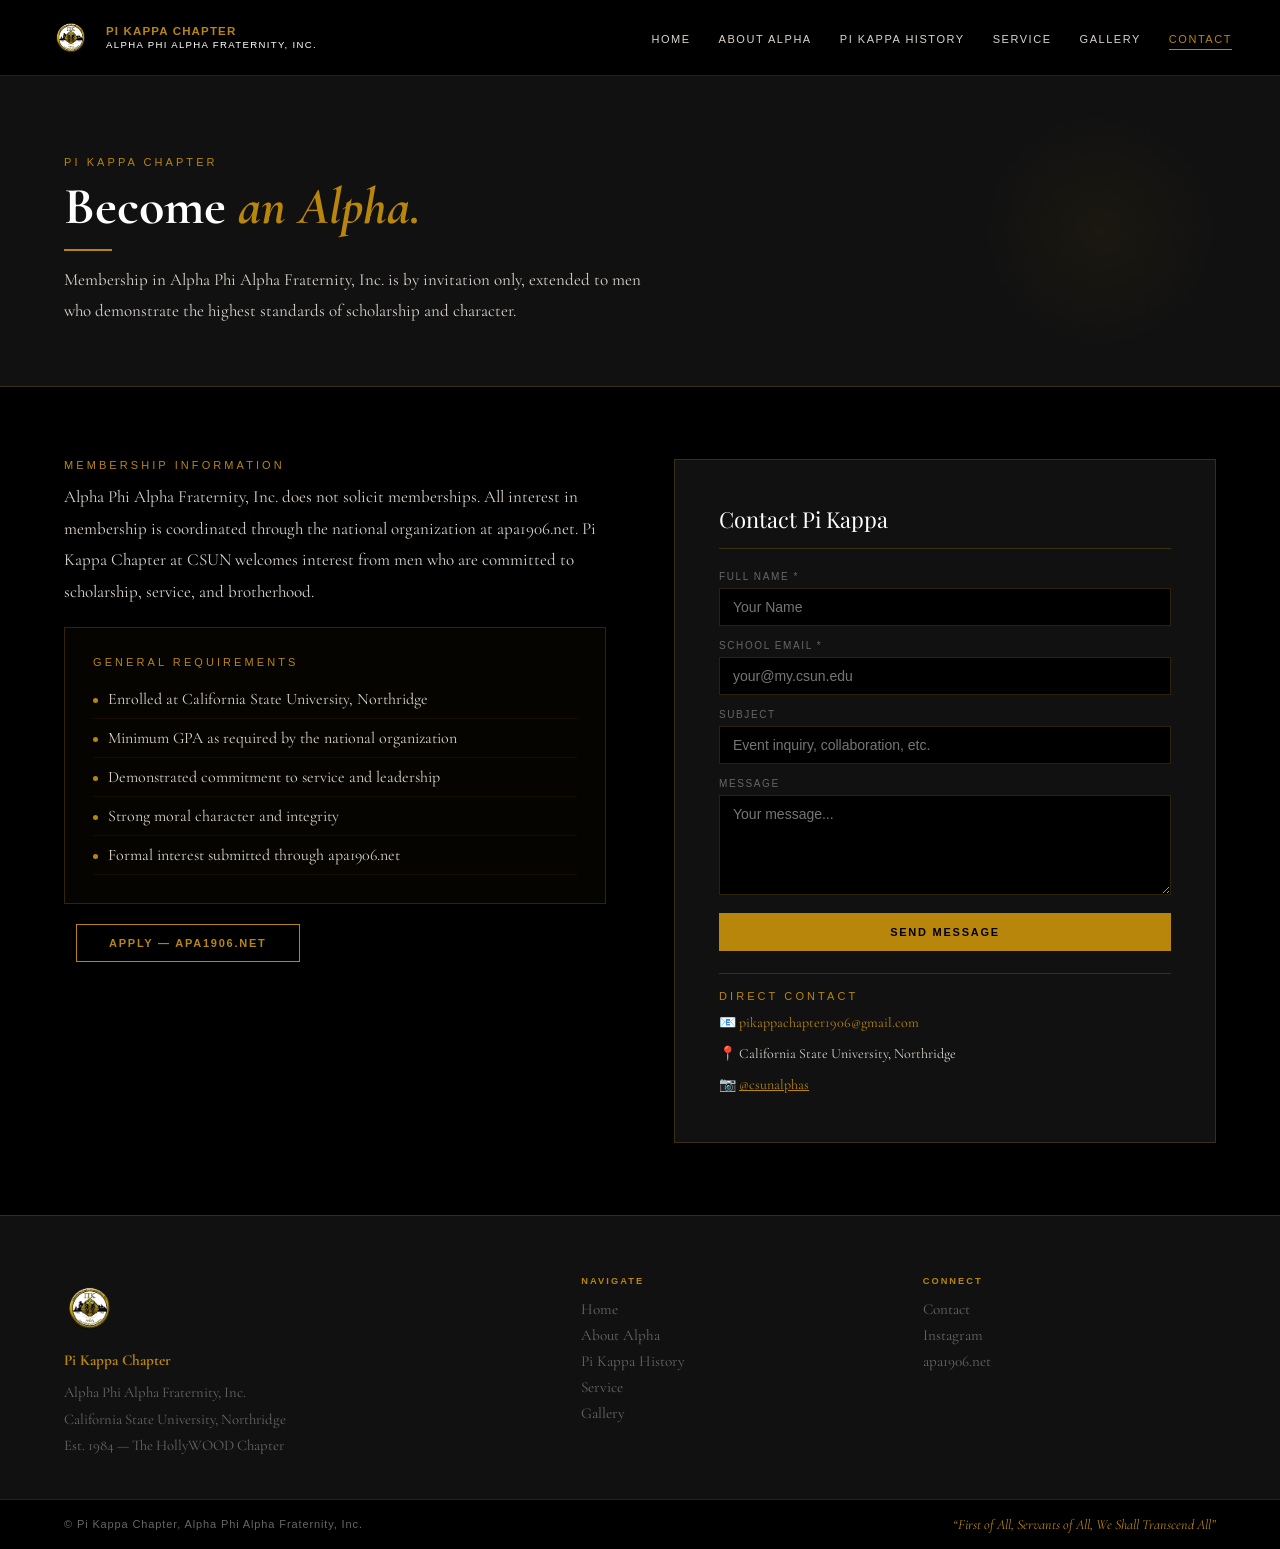
<file: contact.html>
<!DOCTYPE html>
<html lang="en">
<head>
<meta charset="UTF-8">
<link rel="icon" href="assets/logo.png" type="image/png">
<meta name="viewport" content="width=device-width, initial-scale=1.0">
<title>Contact | Pi Kappa Chapter</title>
<meta name="description" content="Interested in joining Alpha Phi Alpha at Cal State Northridge? Contact Pi Kappa Chapter to learn about membership requirements and the intake process.">
<link rel="canonical" href="https://pikappa1984.online/contact.html">
<meta property="og:type" content="website">
<meta property="og:url" content="https://pikappa1984.online/contact.html">
<meta property="og:site_name" content="Pi Kappa Chapter | Alpha Phi Alpha">
<meta property="og:title" content="Contact | Pi Kappa Chapter">
<meta property="og:description" content="Interested in joining Alpha Phi Alpha at Cal State Northridge? Contact Pi Kappa Chapter to learn about membership requirements and the intake process.">
<meta property="og:image" content="https://pikappa1984.online/assets/anniversary.jpg">
<meta name="twitter:card" content="summary_large_image">
<meta name="twitter:title" content="Contact | Pi Kappa Chapter">
<meta name="twitter:description" content="Interested in joining Alpha Phi Alpha at Cal State Northridge? Contact Pi Kappa Chapter to learn about membership requirements and the intake process.">
<meta name="twitter:image" content="https://pikappa1984.online/assets/anniversary.jpg">
<script type="application/ld+json">
{
  "@context": "https://schema.org",
  "@type": "WebPage",
  "url": "https://pikappa1984.online/contact.html",
  "name": "Contact | Pi Kappa Chapter",
  "description": "Interested in joining Alpha Phi Alpha at Cal State Northridge? Contact Pi Kappa Chapter to learn about membership requirements and the intake process.",
  "isPartOf": { "@id": "https://pikappa1984.online/#website" }
}
</script>
<link href="https://fonts.googleapis.com/css2?family=Cormorant+Garamond:ital,wght@0,400;0,600;0,700;1,400&family=Playfair+Display:wght@700;900&display=swap" rel="stylesheet">
<link rel="stylesheet" href="assets/style.css">
<style>
.contact-layout { padding:clamp(40px,7vw,72px) clamp(16px,5vw,80px); display:grid; grid-template-columns:1fr 1fr; gap:clamp(32px,6vw,68px); align-items:start; }
@media(max-width:700px){ .contact-layout{grid-template-columns:1fr;} }
.join-info h1 { font-family:"Playfair Display",serif; font-size:clamp(26px,6vw,42px); font-weight:900; line-height:1.1; margin-bottom:16px; }
.join-info h1 em { color:var(--gold); font-style:italic; }
.req-box { border:1px solid var(--border); padding:clamp(20px,4vw,28px); margin:20px 0; background:rgba(184,134,11,0.03); }
.req-list { list-style:none; }
.req-list li { display:flex; align-items:flex-start; gap:10px; padding:9px 0; border-bottom:1px solid rgba(184,134,11,0.08); font-family:"Cormorant Garamond",serif; font-size:clamp(14px,2.5vw,16px); color:var(--sand); }
.req-dot { width:5px;height:5px; background:var(--gold); border-radius:50%; margin-top:9px; flex-shrink:0; }
.contact-form { background:var(--charcoal); border:1px solid var(--border); padding:clamp(28px,5vw,44px); }
.form-title { font-family:"Playfair Display",serif; font-size:clamp(16px,3vw,22px); margin-bottom:22px; padding-bottom:14px; border-bottom:1px solid var(--border); }
.form-group { margin-bottom:14px; }
.form-label { display:block; font-size:clamp(8px,1.8vw,10px); letter-spacing:0.16em; text-transform:uppercase; color:var(--gray); margin-bottom:6px; }
.form-input { width:100%; background:var(--black); border:1px solid var(--border); padding:10px 13px; color:var(--white); font-family:"Century Gothic",sans-serif; font-size:clamp(12px,2.5vw,14px); outline:none; transition:border-color 0.2s; }
.form-input:focus { border-color:var(--gold); }
textarea.form-input { min-height:100px; resize:vertical; }
</style>
</head>
<body>
<div id="nav-inject"></div>

<div class="page-header">
  <span class="eyebrow">Pi Kappa Chapter</span>
  <h1>Become <em>an Alpha.</em></h1>
  <div class="gold-bar"></div>
  <p>Membership in Alpha Phi Alpha Fraternity, Inc. is by invitation only, extended to men who demonstrate the highest standards of scholarship and character.</p>
</div>

<div class="contact-layout">
  <div class="join-info">
    <span class="eyebrow">Membership Information</span>
    <p class="body-text">Alpha Phi Alpha Fraternity, Inc. does not solicit memberships. All interest in membership is coordinated through the national organization at apa1906.net. Pi Kappa Chapter at CSUN welcomes interest from men who are committed to scholarship, service, and brotherhood.</p>
    <div class="req-box">
      <span class="eyebrow" style="margin-bottom:12px">General Requirements</span>
      <ul class="req-list">
        <li><div class="req-dot"></div>Enrolled at California State University, Northridge</li>
        <li><div class="req-dot"></div>Minimum GPA as required by the national organization</li>
        <li><div class="req-dot"></div>Demonstrated commitment to service and leadership</li>
        <li><div class="req-dot"></div>Strong moral character and integrity</li>
        <li><div class="req-dot"></div>Formal interest submitted through apa1906.net</li>
      </ul>
    </div>
    <a class="btn-outline" href="https://apa1906.net/membership/" target="_blank">Apply &mdash; apa1906.net</a>
  </div>
  <div class="contact-form">
    <div class="form-title">Contact Pi Kappa</div>
    <form id="contact-form">
    <div class="form-group"><label class="form-label">Full Name *</label><input class="form-input" type="text" id="f-name" placeholder="Your Name" required></div>
    <div class="form-group"><label class="form-label">School Email *</label><input class="form-input" type="email" id="f-email" placeholder="your@my.csun.edu" required></div>
    <div class="form-group"><label class="form-label">Subject</label><input class="form-input" type="text" id="f-subject" placeholder="Event inquiry, collaboration, etc."></div>
    <div class="form-group"><label class="form-label">Message</label><textarea class="form-input" id="f-message" placeholder="Your message..."></textarea></div>
    <button type="submit" class="btn-gold" style="width:100%;text-align:center;padding:13px">Send Message</button>
    </form>
    <div style="margin-top:22px;padding-top:16px;border-top:1px solid var(--border)">
      <span class="eyebrow" style="margin-bottom:8px">Direct Contact</span>
      <p class="body-text" style="font-size:14px">&#128231; <a href="mailto:pikappachapter1906@gmail.com" style="color:var(--gold);text-decoration:none;">pikappachapter1906@gmail.com</a></p>
      <p class="body-text" style="font-size:14px;margin-top:5px">&#128205; California State University, Northridge</p>
      <p class="body-text" style="font-size:14px;margin-top:5px">&#128247; <a href="https://www.instagram.com/csunalphas/" target="_blank" style="color:var(--gold)">@csunalphas</a></p>
    </div>
  </div>
</div>

<div id="footer-inject"></div>
<script src="assets/components.js"></script>
<script>
  document.getElementById('nav-inject').innerHTML = getNav('contact.html');
  document.getElementById('footer-inject').innerHTML = getFooter();
  document.getElementById('nav-toggle').addEventListener('click',()=>document.getElementById('nav-mobile').classList.toggle('open'));

  document.getElementById('contact-form').addEventListener('submit', function(e) {
    e.preventDefault();
    const name    = document.getElementById('f-name').value;
    const email   = document.getElementById('f-email').value;
    const subject = document.getElementById('f-subject').value || 'Pi Kappa Website Inquiry';
    const message = document.getElementById('f-message').value;
    const body    = `Name: ${name}\nEmail: ${email}\n\n${message}`;
    window.location.href = `mailto:pikappachapter1906@gmail.com?subject=${encodeURIComponent(subject)}&body=${encodeURIComponent(body)}`;
  });
</script>
</body>
</html>
</file>
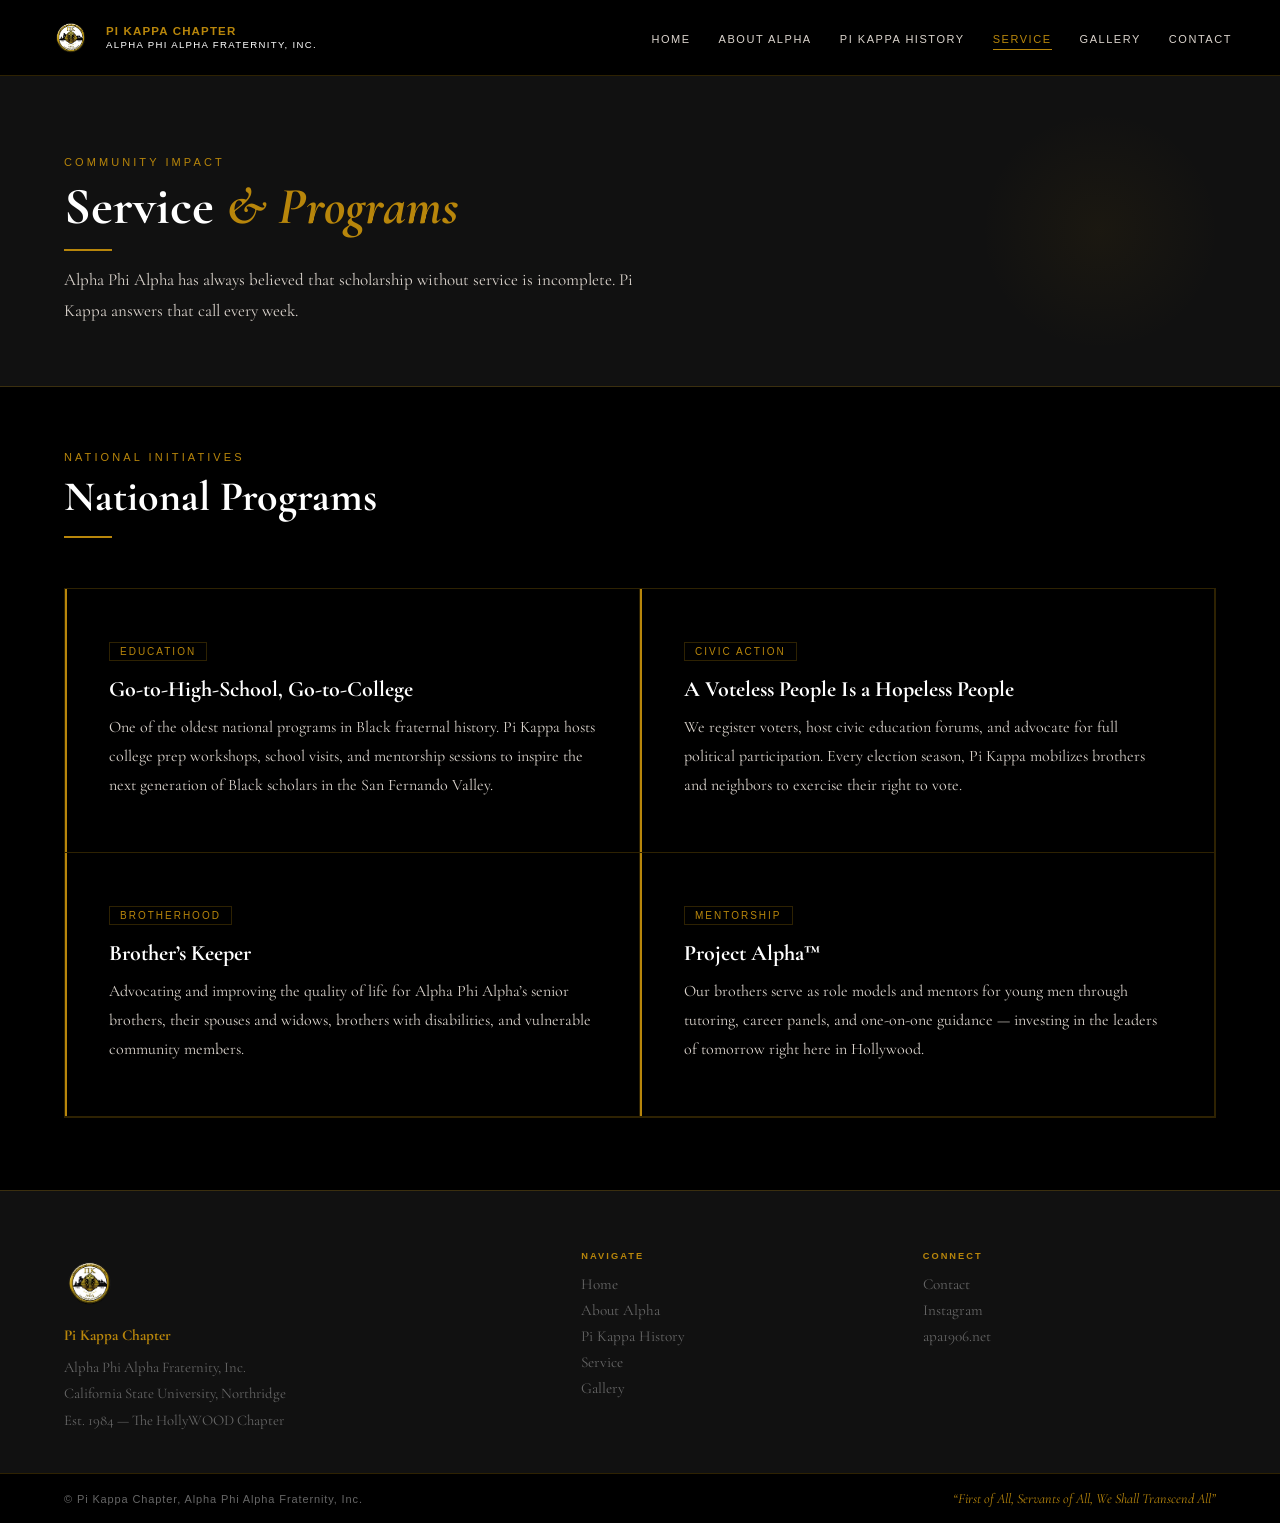
<file: service.html>
<!DOCTYPE html>
<html lang="en">
<head>
<meta charset="UTF-8">
<link rel="icon" href="assets/logo.png" type="image/png">
<meta name="viewport" content="width=device-width, initial-scale=1.0">
<title>Service & Programs | Pi Kappa Chapter</title>
<meta name="description" content="Pi Kappa Chapter's community service and national programs — from Go-to-High-School to Voting Rights initiatives. Brotherhood in action at Cal State Northridge.">
<link rel="canonical" href="https://pikappa1984.online/service.html">
<meta property="og:type" content="website">
<meta property="og:url" content="https://pikappa1984.online/service.html">
<meta property="og:site_name" content="Pi Kappa Chapter | Alpha Phi Alpha">
<meta property="og:title" content="Service & Programs | Pi Kappa Chapter">
<meta property="og:description" content="Pi Kappa Chapter's community service and national programs — from Go-to-High-School to Voting Rights initiatives. Brotherhood in action at Cal State Northridge.">
<meta property="og:image" content="https://pikappa1984.online/assets/anniversary.jpg">
<meta name="twitter:card" content="summary_large_image">
<meta name="twitter:title" content="Service & Programs | Pi Kappa Chapter">
<meta name="twitter:description" content="Pi Kappa Chapter's community service and national programs — from Go-to-High-School to Voting Rights initiatives. Brotherhood in action at Cal State Northridge.">
<meta name="twitter:image" content="https://pikappa1984.online/assets/anniversary.jpg">
<script type="application/ld+json">
{
  "@context": "https://schema.org",
  "@type": "WebPage",
  "url": "https://pikappa1984.online/service.html",
  "name": "Service & Programs | Pi Kappa Chapter",
  "description": "Pi Kappa Chapter's community service and national programs — from Go-to-High-School to Voting Rights initiatives. Brotherhood in action at Cal State Northridge.",
  "isPartOf": { "@id": "https://pikappa1984.online/#website" }
}
</script>
<link href="https://fonts.googleapis.com/css2?family=Cormorant+Garamond:ital,wght@0,400;0,600;0,700;1,400&family=Playfair+Display:wght@700;900&display=swap" rel="stylesheet">
<link rel="stylesheet" href="assets/style.css">
<style>
.programs-grid { display:grid; grid-template-columns:1fr 1fr; border:1px solid var(--border); margin:0 clamp(16px,5vw,80px) clamp(40px,6vw,72px); }
@media(max-width:640px){ .programs-grid{grid-template-columns:1fr;margin:0 16px 40px;} }
.prog-card { padding:clamp(32px,5vw,52px) clamp(20px,4vw,44px); border-right:1px solid var(--border); border-bottom:1px solid var(--border); position:relative; transition:background 0.3s; }
.prog-card:hover { background:rgba(184,134,11,0.04); }
.prog-card::after { content:""; position:absolute; left:0;top:0;bottom:0; width:2px; background:var(--gold); }
.prog-tag { display:inline-block; font-size:clamp(8px,1.8vw,10px); letter-spacing:0.2em; text-transform:uppercase; color:var(--gold); border:1px solid var(--border); padding:3px 10px; margin-bottom:14px; }
.prog-title { font-family:"Cormorant Garamond",serif; font-size:clamp(16px,3.5vw,22px); font-weight:700; margin-bottom:10px; line-height:1.3; }
.prog-title a { color:var(--white); text-decoration:none; transition:color 0.2s; }
.prog-title a:hover { color:var(--gold); }
.prog-text { font-family:"Cormorant Garamond",serif; font-size:clamp(14px,2.5vw,16px); color:var(--sand); line-height:1.8; }
.sec-hdr { padding:clamp(40px,6vw,64px) clamp(16px,5vw,80px) clamp(24px,4vw,36px); }
</style>
</head>
<body>
<div id="nav-inject"></div>

<div class="page-header">
  <span class="eyebrow">Community Impact</span>
  <h1>Service <em>&amp; Programs</em></h1>
  <div class="gold-bar"></div>
  <p>Alpha Phi Alpha has always believed that scholarship without service is incomplete. Pi Kappa answers that call every week.</p>
</div>

<div class="sec-hdr">
  <span class="eyebrow">National Initiatives</span>
  <h2 class="section-title">National Programs</h2>
  <div class="gold-bar"></div>
</div>

<div class="programs-grid">
  <div class="prog-card">
    <div class="prog-tag">Education</div>
    <div class="prog-title"><a href="https://apa1906.net/national-programs/go-to-high-school-go-to-college/" target="_blank">Go-to-High-School, Go-to-College</a></div>
    <p class="prog-text">One of the oldest national programs in Black fraternal history. Pi Kappa hosts college prep workshops, school visits, and mentorship sessions to inspire the next generation of Black scholars in the San Fernando Valley.</p>
  </div>
  <div class="prog-card">
    <div class="prog-tag">Civic Action</div>
    <div class="prog-title"><a href="https://apa1906.net/national-programs/a-voteless-people-is-a-hopeless-people/" target="_blank">A Voteless People Is a Hopeless People</a></div>
    <p class="prog-text">We register voters, host civic education forums, and advocate for full political participation. Every election season, Pi Kappa mobilizes brothers and neighbors to exercise their right to vote.</p>
  </div>
  <div class="prog-card">
    <div class="prog-tag">Brotherhood</div>
    <div class="prog-title"><a href="https://apa1906.net/national-programs/brothers-keeper/" target="_blank">Brother&rsquo;s Keeper</a></div>
    <p class="prog-text">Advocating and improving the quality of life for Alpha Phi Alpha&rsquo;s senior brothers, their spouses and widows, brothers with disabilities, and vulnerable community members.</p>
  </div>
  <div class="prog-card">
    <div class="prog-tag">Mentorship</div>
    <div class="prog-title"><a href="https://apa1906.net/national-programs/project-alpha/" target="_blank">Project Alpha&trade;</a></div>
    <p class="prog-text">Our brothers serve as role models and mentors for young men through tutoring, career panels, and one-on-one guidance &mdash; investing in the leaders of tomorrow right here in Hollywood.</p>
  </div>
</div>

<div id="footer-inject"></div>
<script src="assets/components.js"></script>
<script>
  document.getElementById('nav-inject').innerHTML = getNav('service.html');
  document.getElementById('footer-inject').innerHTML = getFooter();
  document.getElementById('nav-toggle').addEventListener('click',()=>document.getElementById('nav-mobile').classList.toggle('open'));
</script>
</body>
</html>
</file>
<file: assets/style.css>
/* ============================================
   PI KAPPA CHAPTER — GLOBAL STYLES
   Alpha Phi Alpha Fraternity, Inc.
   ============================================ */

:root {
  --gold: #B8860B;
  --gold-light: #D4A017;
  --black: #000000;
  --charcoal: #111111;
  --dark: #1A1A1A;
  --white: #FFFFFF;
  --sand: #DAD3CC;
  --gray: #666666;
  --border: rgba(184,134,11,0.25);
  --nav-height: 76px;
}

*, *::before, *::after { margin:0; padding:0; box-sizing:border-box; }

html { scroll-behavior: smooth; }

body {
  font-family: "Century Gothic","AppleGothic",Futura,sans-serif;
  background: var(--black);
  color: var(--white);
  overflow-x: hidden;
  -webkit-text-size-adjust: 100%;
}

/* ---- SHARED TYPOGRAPHY ---- */
.eyebrow {
  font-size: clamp(9px,2vw,11px);
  letter-spacing: 0.28em;
  text-transform: uppercase;
  color: var(--gold);
  margin-bottom: 10px;
  display: block;
}

.section-title {
  font-family: "Cormorant Garamond","Playfair Display",Georgia,serif;
  font-size: clamp(26px,5vw,42px);
  font-weight: 700;
  line-height: 1.15;
}

.gold-bar {
  width: 48px; height: 2px;
  background: var(--gold);
  margin: 14px 0;
}

.body-text {
  font-family: "Cormorant Garamond",Georgia,serif;
  font-size: clamp(15px,3.5vw,17px);
  line-height: 1.85;
  color: var(--sand);
}

/* ---- NAV ---- */
nav {
  position: fixed; top:0; left:0; right:0;
  z-index: 1000;
  background: rgba(0,0,0,0.97);
  backdrop-filter: blur(16px);
  border-bottom: 1px solid var(--border);
  display: flex; align-items: center; justify-content: space-between;
  padding: 0 clamp(16px,4vw,48px);
  height: var(--nav-height);
}

.nav-logo { display:flex; align-items:center; gap:12px; text-decoration:none; }
.nav-logo img { width:46px; height:46px; object-fit:contain; }
.nav-logo-text { font-size:0.72rem; font-weight:700; color:var(--gold); letter-spacing:0.1em; text-transform:uppercase; line-height:1.3; }
.nav-logo-text span { display:block; color:var(--white); font-weight:400; font-size:0.6rem; letter-spacing:0.14em; }

.nav-links { display:flex; gap:clamp(14px,3vw,28px); list-style:none; }
.nav-links a { font-size:clamp(9px,1.8vw,11px); letter-spacing:0.14em; text-transform:uppercase; color:var(--sand); text-decoration:none; padding-bottom:4px; border-bottom:1px solid transparent; transition:color 0.2s,border-color 0.2s; }
.nav-links a:hover, .nav-links a.active { color:var(--gold); border-bottom-color:var(--gold); }

/* Hamburger */
.nav-toggle { display:none; flex-direction:column; gap:5px; cursor:pointer; padding:4px; background:none; border:none; }
.nav-toggle span { display:block; width:24px; height:2px; background:var(--white); transition:all 0.3s; }

.nav-mobile { display:none; }

@media (max-width: 768px) {
  .nav-links { display:none; }
  .nav-toggle { display:flex; }
  .nav-mobile {
    position:fixed; top:var(--nav-height); left:0; right:0;
    background:rgba(0,0,0,0.98);
    border-bottom:1px solid var(--border);
    padding:20px clamp(16px,4vw,32px);
    flex-direction:column; gap:0;
    z-index:999;
  }
  .nav-mobile.open { display:flex; }
  .nav-mobile a { font-size:13px; letter-spacing:0.14em; text-transform:uppercase; color:var(--sand); text-decoration:none; padding:14px 0; border-bottom:1px solid var(--border); transition:color 0.2s; }
  .nav-mobile a:hover { color:var(--gold); }
}

/* ---- PAGE HEADER ---- */
.page-header {
  background: var(--charcoal);
  border-bottom: 1px solid var(--border);
  padding: clamp(48px,8vw,80px) clamp(16px,5vw,80px) clamp(36px,6vw,60px);
  margin-top: var(--nav-height);
  position: relative; overflow: hidden;
}

.page-header::after {
  content:""; position:absolute; right:60px; top:50%; transform:translateY(-50%);
  width:240px; height:240px;
  background:radial-gradient(circle,rgba(184,134,11,0.06) 0%,transparent 70%);
  pointer-events:none;
}

.page-header h1 { font-family:"Cormorant Garamond","Playfair Display",serif; font-size:clamp(28px,6vw,52px); font-weight:900; line-height:1.1; }
.page-header h1 em { color:var(--gold); font-style:italic; }
.page-header p { font-family:"Cormorant Garamond",serif; font-size:clamp(14px,3vw,17px); color:var(--sand); max-width:580px; margin-top:10px; line-height:1.8; }

/* ---- BUTTONS ---- */
.btn-gold { display:inline-block; padding:12px 32px; background:var(--gold); color:var(--black); font-size:clamp(9px,2vw,11px); font-weight:700; letter-spacing:0.16em; text-transform:uppercase; text-decoration:none; border:none; cursor:pointer; transition:background 0.2s,transform 0.2s; }
.btn-gold:hover { background:var(--gold-light); transform:translateY(-2px); }
.btn-outline { display:inline-block; padding:12px 32px; border:1px solid var(--gold); color:var(--gold); font-size:clamp(9px,2vw,11px); font-weight:700; letter-spacing:0.16em; text-transform:uppercase; text-decoration:none; background:transparent; cursor:pointer; transition:all 0.2s; margin-left:12px; }
.btn-outline:hover { background:var(--gold); color:var(--black); }

@media (max-width:480px) {
  .btn-outline { margin-left:0; margin-top:10px; }
}

/* ---- FOOTER ---- */
footer {
  background: var(--charcoal);
  border-top: 1px solid var(--border);
  padding: clamp(40px,6vw,60px) clamp(16px,5vw,80px) clamp(28px,4vw,40px);
  display: grid;
  grid-template-columns: 1.6fr 1fr 1fr;
  gap: clamp(24px,4vw,48px);
}

@media (max-width:768px) {
  footer { grid-template-columns: 1fr 1fr; }
}

@media (max-width:480px) {
  footer { grid-template-columns: 1fr; }
}

.footer-logo-block { display:flex; flex-direction:column; gap:10px; }
.footer-logo-block img { width:52px; object-fit:contain; }
.footer-brand { font-family:"Cormorant Garamond",serif; font-size:0.95rem; font-weight:700; color:var(--gold); }
.footer-text { font-family:"Cormorant Garamond",serif; font-size:0.92rem; color:var(--gray); line-height:1.8; }
.footer-col h4 { font-size:0.58rem; letter-spacing:0.22em; text-transform:uppercase; color:var(--gold); margin-bottom:14px; }
.footer-links { list-style:none; display:flex; flex-direction:column; gap:8px; }
.footer-links a { font-family:"Cormorant Garamond",serif; font-size:0.95rem; color:var(--gray); text-decoration:none; transition:color 0.2s; }
.footer-links a:hover { color:var(--gold); }

.footer-bottom {
  background: var(--black);
  border-top: 1px solid var(--border);
  padding: clamp(12px,2vw,16px) clamp(16px,5vw,80px);
  display: flex; justify-content:space-between; align-items:center;
  flex-wrap: wrap; gap: 8px;
}

.footer-copy { font-size:clamp(9px,2vw,11px); color:var(--gray); letter-spacing:0.08em; }
.footer-motto { font-family:"Cormorant Garamond",serif; font-style:italic; font-size:clamp(11px,2.5vw,14px); color:var(--gold); }

/* ---- ANIMATIONS ---- */
@keyframes fadeUp { from{opacity:0;transform:translateY(28px)} to{opacity:1;transform:translateY(0)} }
.fade-up { animation: fadeUp 0.7s ease both; }

/* ---- SCROLLBAR ---- */
::-webkit-scrollbar { width:4px; }
::-webkit-scrollbar-track { background:var(--black); }
::-webkit-scrollbar-thumb { background:var(--gold); }
</file>
